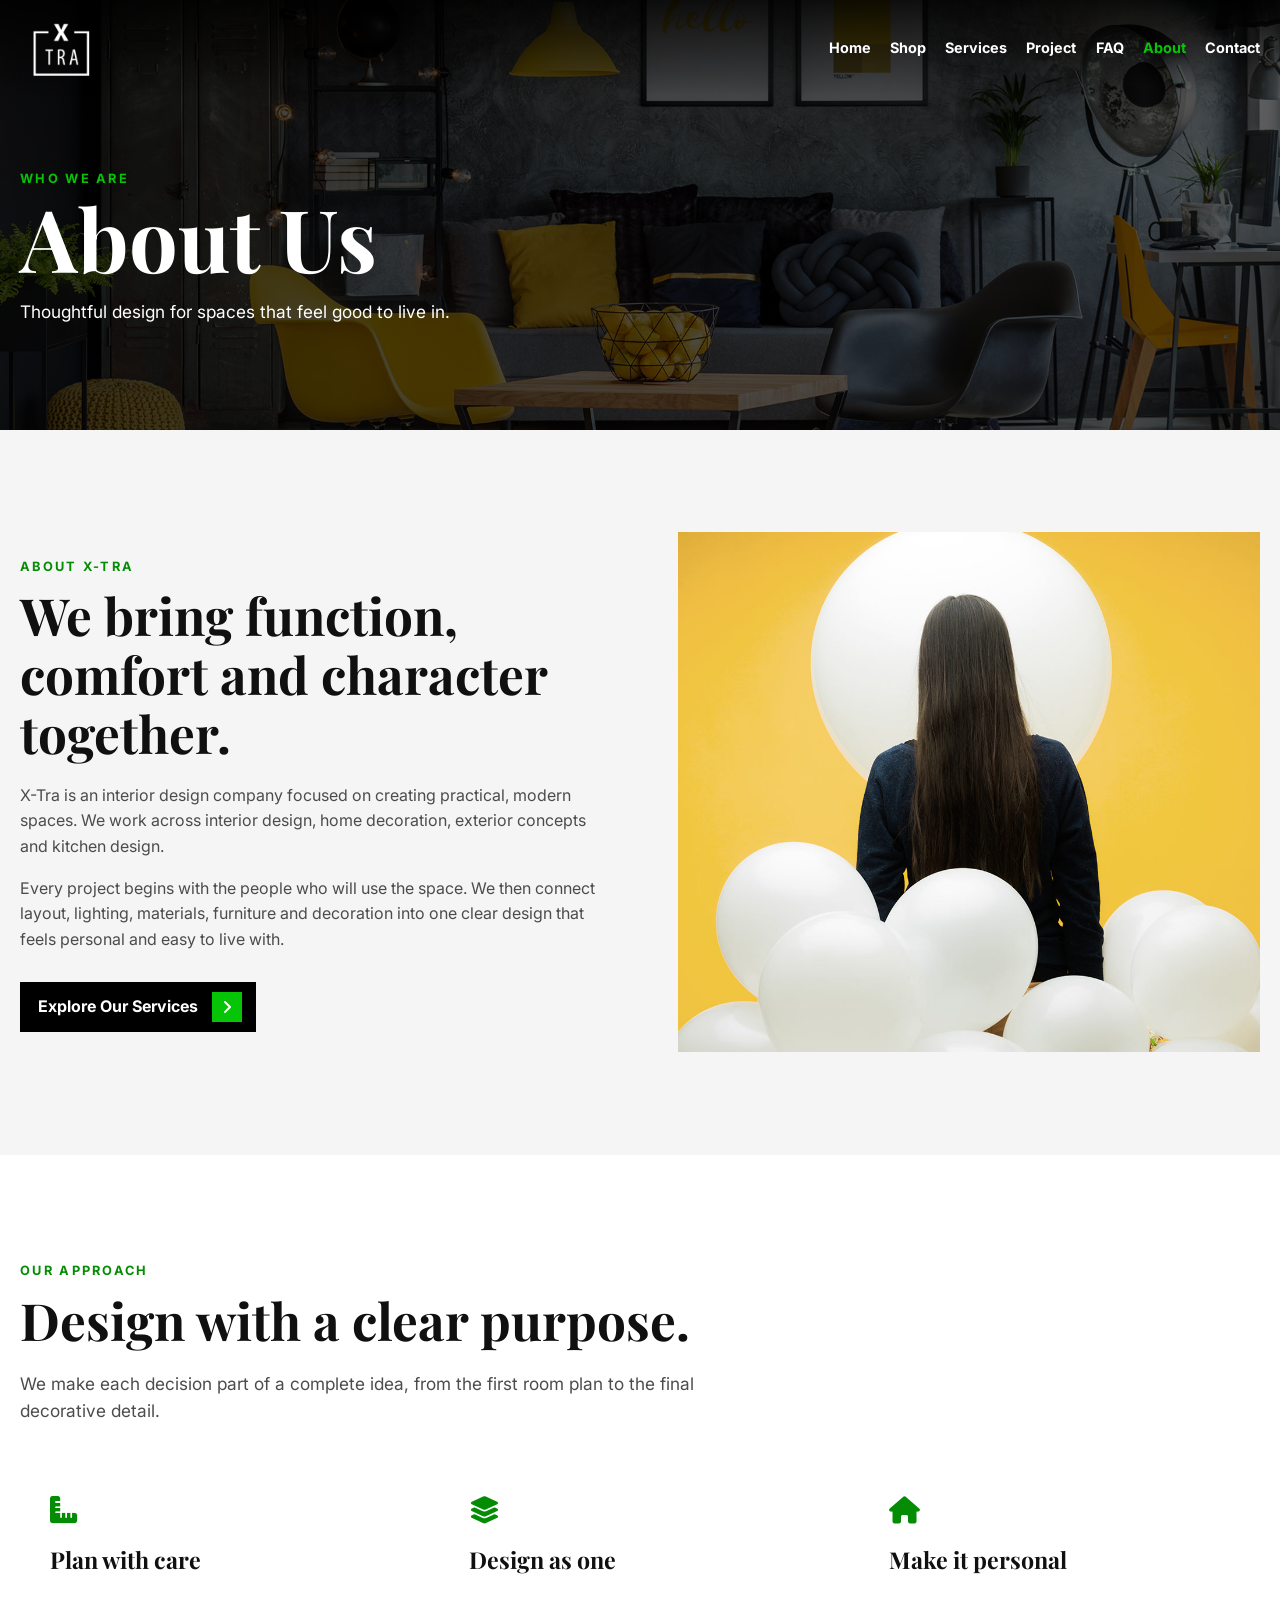
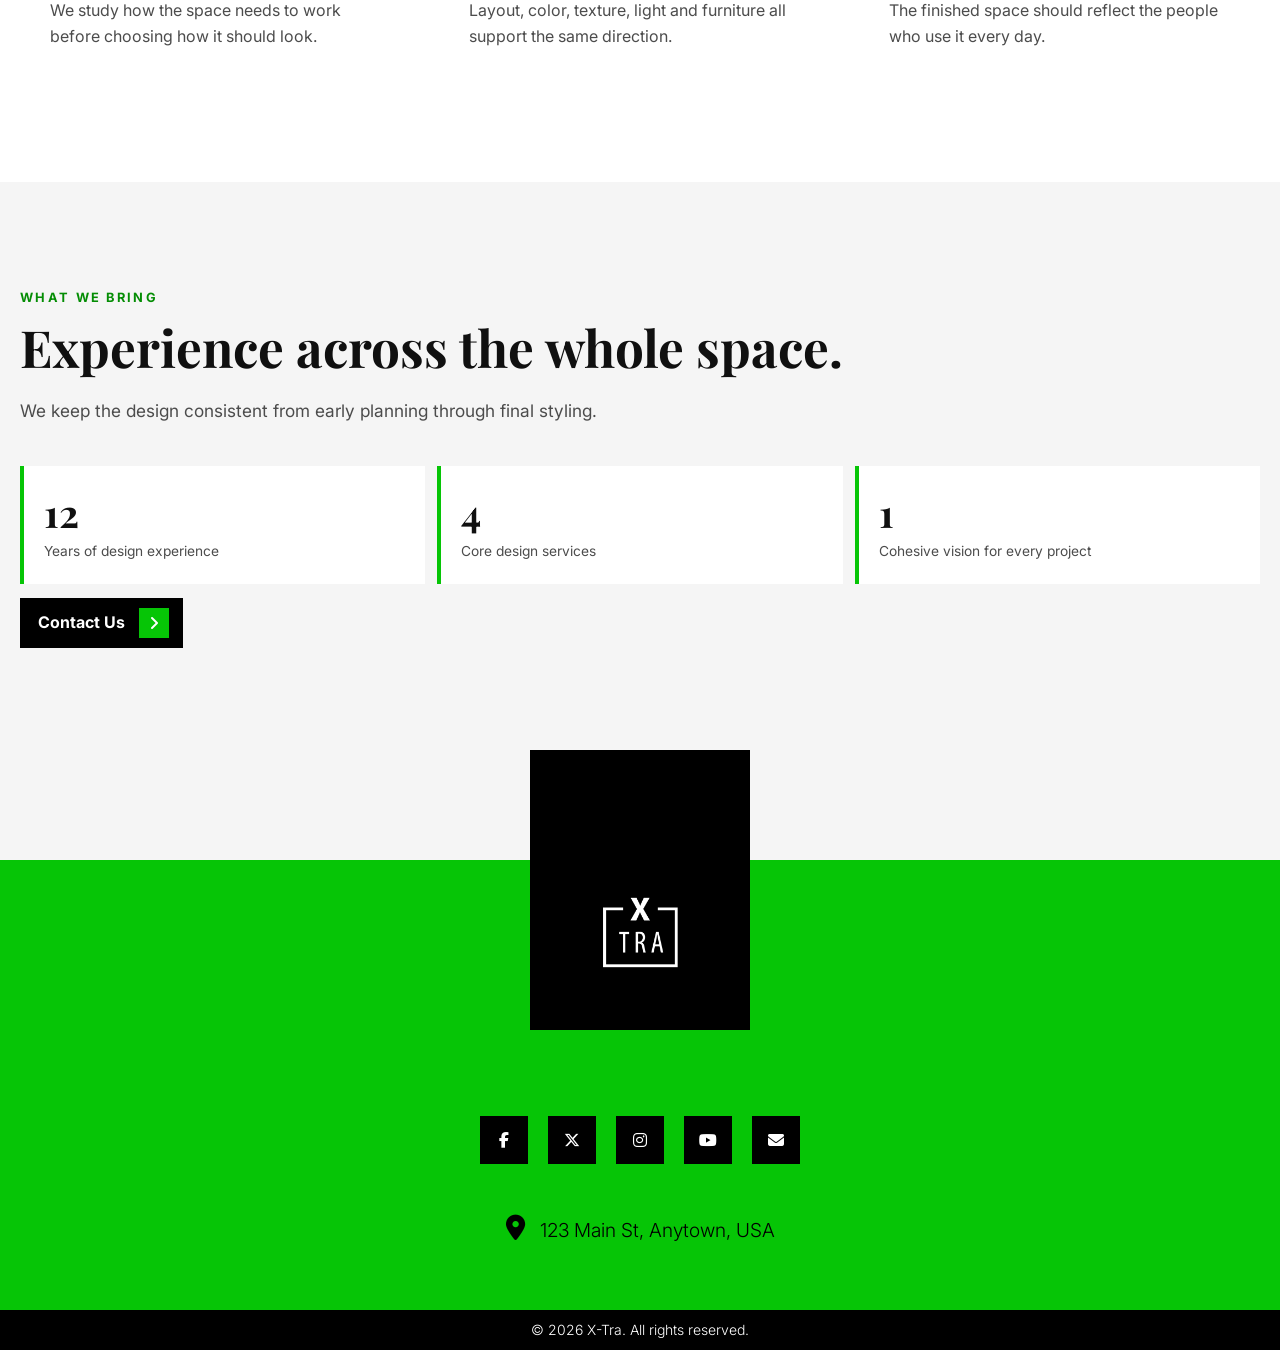
<file: about.html>
<!doctype html>
<html lang="en">

<head>
  <meta charset="utf-8">
  <meta name="viewport" content="width=device-width, initial-scale=1">
  <meta name="description" content="Learn about X-Tra, an interior design company creating practical, modern and personal spaces.">
  <title>About Us | X-Tra</title>
  <link rel="stylesheet" href="css/main.css">
  <link rel="stylesheet" href="css/pages.css">
  <link rel="stylesheet" href="https://cdnjs.cloudflare.com/ajax/libs/font-awesome/6.7.2/css/all.min.css">
  <script src="js/main.js" defer></script>
</head>

<body data-page="about" data-root=""><a class="visually-hidden" href="#main">Skip to content</a><site-header></site-header>
  <main id="main">
    <section class="page-hero">
      <img class="page-hero__image" src="image/page 1.jpg" alt="Contemporary living room">
      <div class="container"><span class="eyebrow">Who we are</span>
        <h1>About Us</h1>
        <p>Thoughtful design for spaces that feel good to live in.</p>
      </div>
    </section>

    <section class="section">
      <div class="container split">
        <div class="split__body"><span class="eyebrow">About X-Tra</span>
          <h2 class="section-title">We bring function, comfort and character together.</h2>
          <p>X-Tra is an interior design company focused on creating practical, modern spaces. We work across interior design, home decoration, exterior concepts and kitchen design.</p>
          <p>Every project begins with the people who will use the space. We then connect layout, lighting, materials, furniture and decoration into one clear design that feels personal and easy to live with.</p>
          <a class="text-link" href="page/services.html">Explore Our Services <span><i class="fa-solid fa-angle-right" aria-hidden="true"></i></span></a>
        </div>
        <div class="split__image"><img src="image/about-us 1.jpg" alt="Creative portrait representing the X-Tra design approach" loading="lazy"></div>
      </div>
    </section>

    <section class="section section--white">
      <div class="container">
        <div class="page-intro"><span class="eyebrow">Our approach</span>
          <h2 class="section-title">Design with a clear purpose.</h2>
          <p class="lead">We make each decision part of a complete idea, from the first room plan to the final decorative detail.</p>
        </div>
        <div class="values-grid">
          <article class="value-card"><i class="fa-solid fa-ruler-combined" aria-hidden="true"></i>
            <h3>Plan with care</h3>
            <p>We study how the space needs to work before choosing how it should look.</p>
          </article>
          <article class="value-card"><i class="fa-solid fa-layer-group" aria-hidden="true"></i>
            <h3>Design as one</h3>
            <p>Layout, color, texture, light and furniture all support the same direction.</p>
          </article>
          <article class="value-card"><i class="fa-solid fa-house" aria-hidden="true"></i>
            <h3>Make it personal</h3>
            <p>The finished space should reflect the people who use it every day.</p>
          </article>
        </div>
      </div>
    </section>

    <section class="section">
      <div class="container">
        <div class="page-intro"><span class="eyebrow">What we bring</span>
          <h2 class="section-title">Experience across the whole space.</h2>
          <p class="lead">We keep the design consistent from early planning through final styling.</p>
        </div>
        <div class="metric-row">
          <div class="metric"><strong>12</strong><span>Years of design experience</span></div>
          <div class="metric"><strong>4</strong><span>Core design services</span></div>
          <div class="metric"><strong>1</strong><span>Cohesive vision for every project</span></div>
        </div>
        <a class="text-link" href="page/contact.html">Contact Us <span><i class="fa-solid fa-angle-right" aria-hidden="true"></i></span></a>
      </div>
    </section>
  </main><site-footer></site-footer>
</body>

</html>
</file>
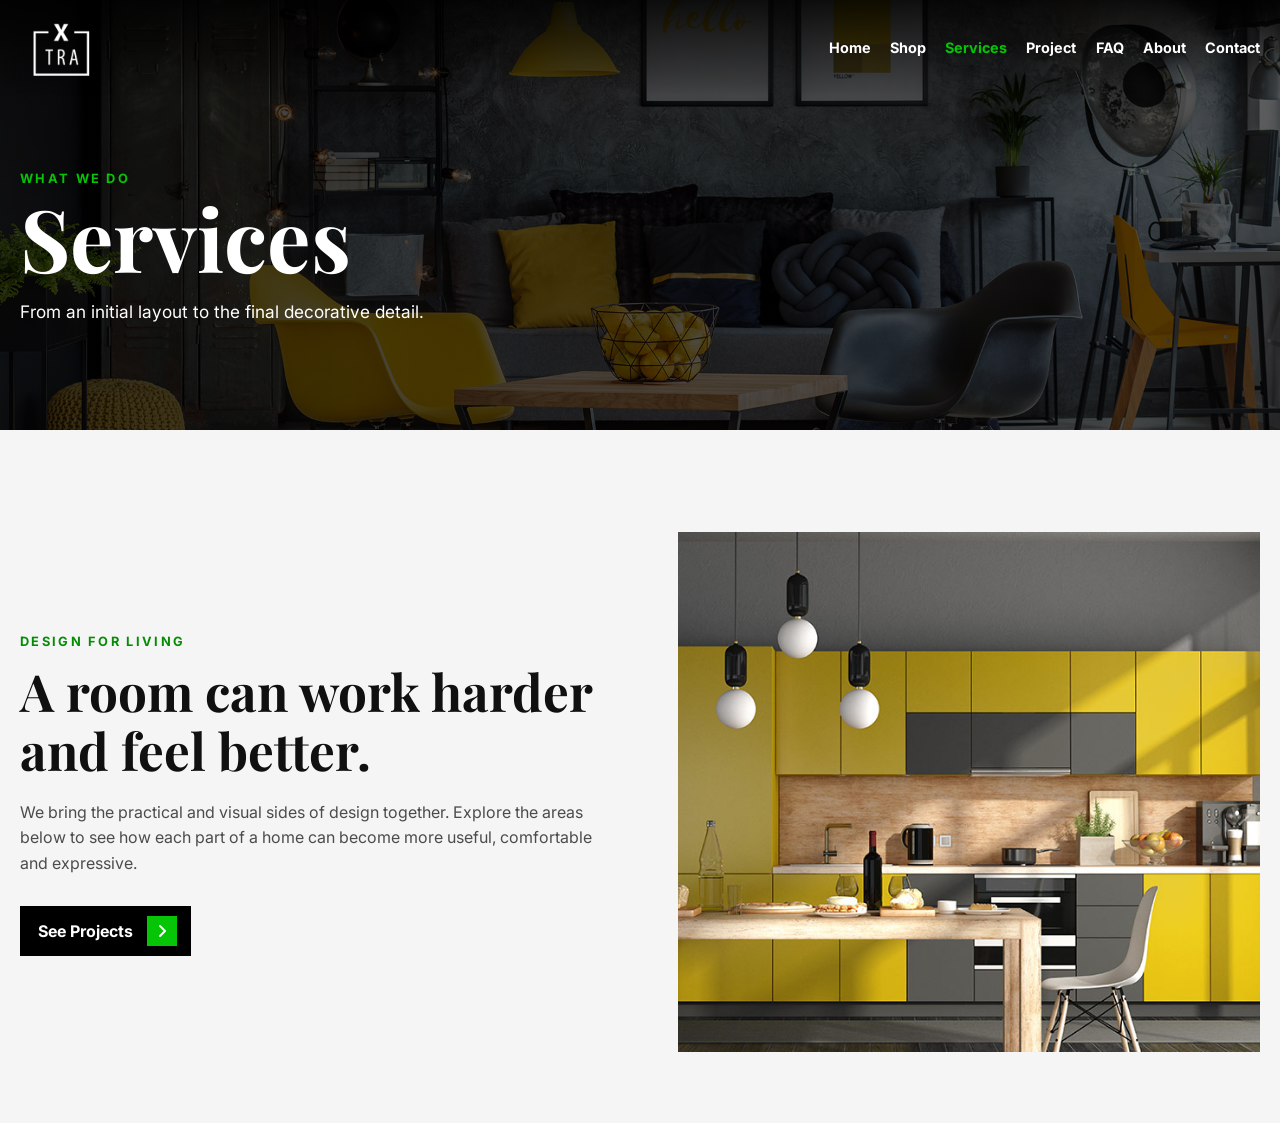
<file: service.html>
<!doctype html><html lang="en"><head><meta charset="utf-8"><meta name="viewport" content="width=device-width, initial-scale=1"><meta http-equiv="refresh" content="0; url=page/services.html"><link rel="canonical" href="page/services.html"><title>Services | X-Tra</title></head><body><p>Services has moved to <a href="page/services.html">the Services page</a>.</p></body></html>
</file>
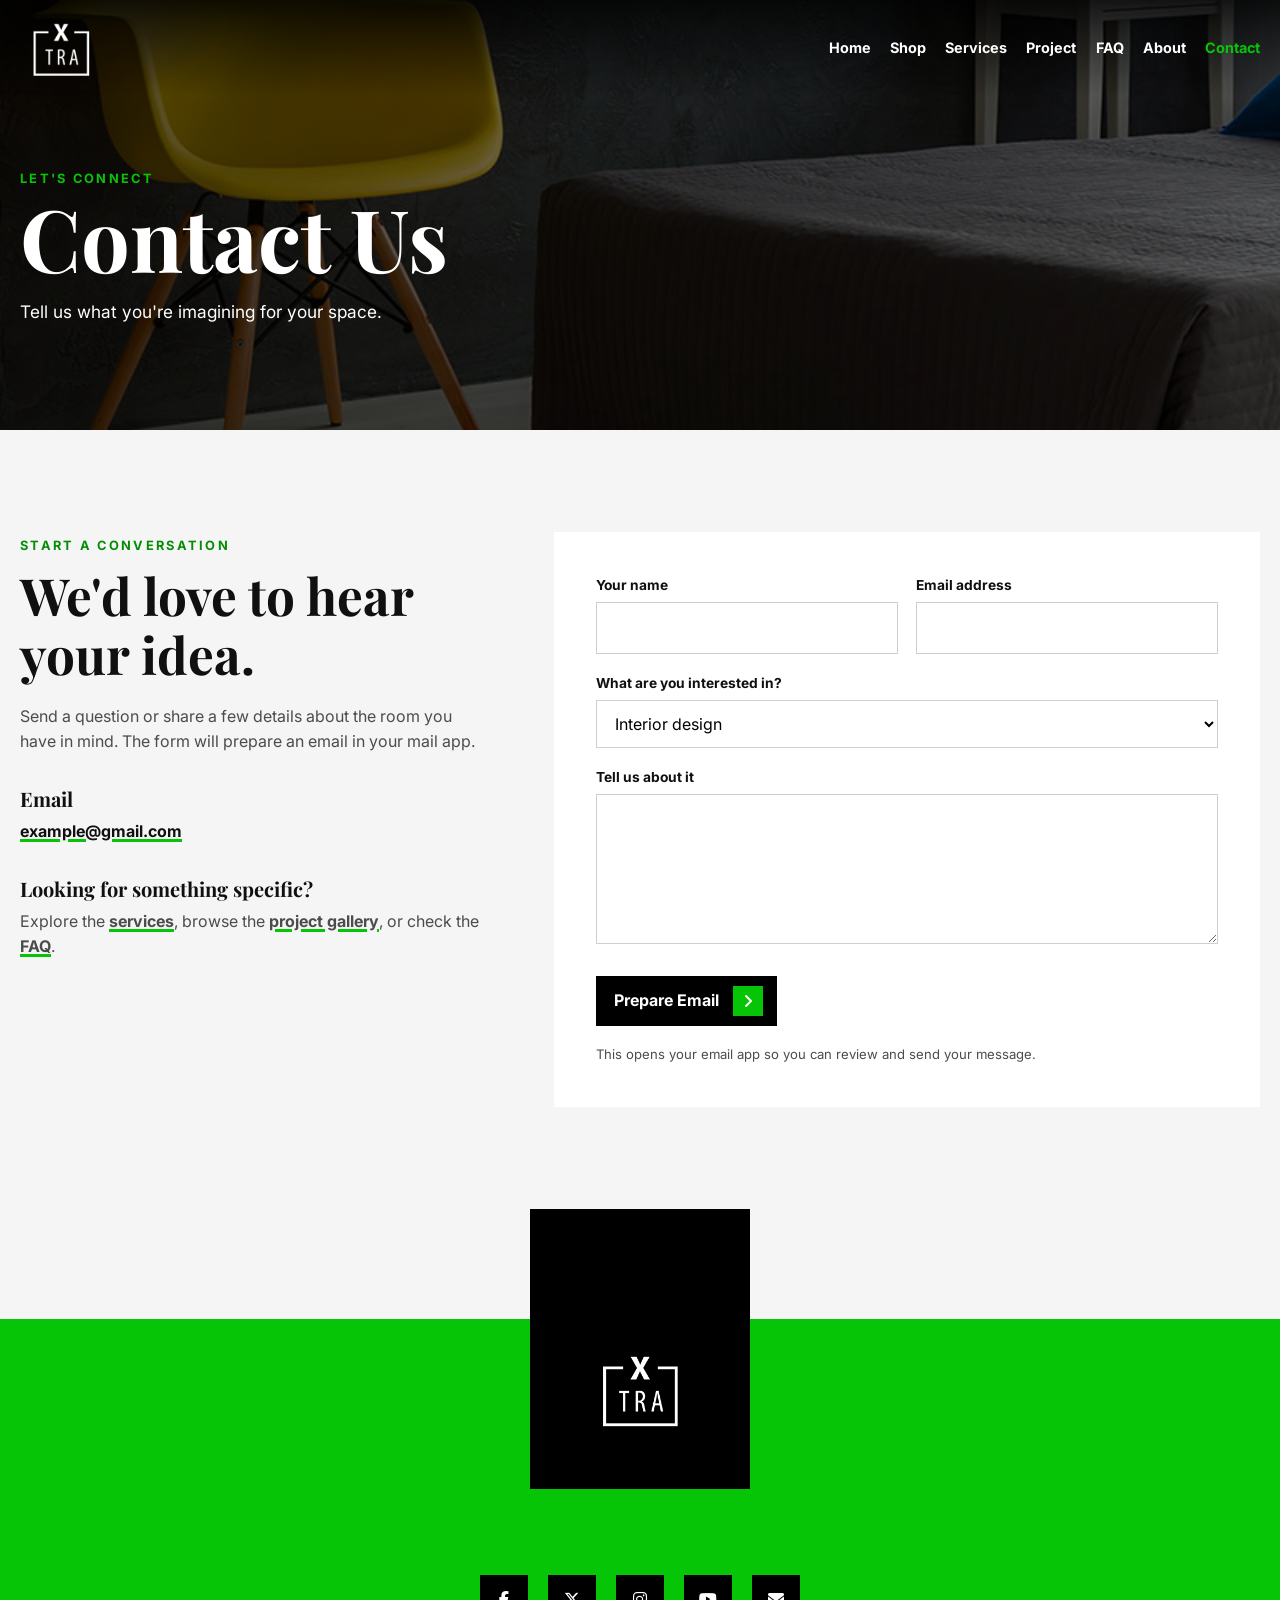
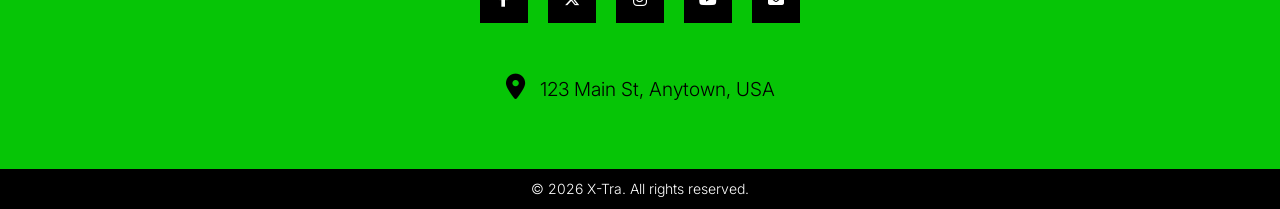
<file: page/contact.html>
<!doctype html>
<html lang="en">

<head>
  <meta charset="utf-8">
  <meta name="viewport" content="width=device-width, initial-scale=1">
  <meta name="description" content="Contact X-Tra to discuss an interior design idea or ask a question.">
  <title>Contact | X-Tra</title>
  <link rel="stylesheet" href="../css/main.css">
  <link rel="stylesheet" href="../css/pages.css">
  <link rel="stylesheet" href="https://cdnjs.cloudflare.com/ajax/libs/font-awesome/6.7.2/css/all.min.css">
  <script src="../js/main.js" defer></script>
</head>

<body data-page="contact" data-root="../"><a class="visually-hidden" href="#main">Skip to
    content</a><site-header></site-header>
  <main id="main">
    <section class="page-hero"><img class="page-hero__image" src="../image/more-infor 01.jpg" alt="Warm designed room">
      <div class="container"><span class="eyebrow">Let's connect</span>
        <h1>Contact Us</h1>
        <p>Tell us what you're imagining for your space.</p>
      </div>
    </section>
    <section class="section">
      <div class="container contact-grid">
        <div><span class="eyebrow">Start a conversation</span>
          <h2 class="section-title">We'd love to hear your idea.</h2>
          <p>Send a question or share a few details about the room you have in mind. The form will prepare an email in
            your mail app.</p>
          <div class="contact-detail">
            <h3>Email</h3><a href="mailto:example@gmail.com">example@gmail.com</a>
          </div>
          <div class="contact-detail">
            <h3>Looking for something specific?</h3>
            <p>Explore the <a href="services.html">services</a>, browse the <a href="project.html">project gallery</a>,
              or check the <a href="faq.html">FAQ</a>.</p>
          </div>
        </div>
        <form class="contact-form" data-contact-form>
          <div class="form-field"><label for="name">Your name</label><input id="name" name="name" type="text"
              autocomplete="name" required></div>
          <div class="form-field"><label for="email">Email address</label><input id="email" name="email" type="email"
              autocomplete="email" required></div>
          <div class="form-field form-field--full"><label for="type">What are you interested in?</label><select
              id="type" name="type">
              <option>Interior design</option>
              <option>Home decoration</option>
              <option>Exterior design</option>
              <option>Kitchen design</option>
              <option>General question</option>
            </select></div>
          <div class="form-field form-field--full"><label for="message">Tell us about it</label><textarea id="message"
              name="message" required></textarea></div>
          <div class="form-field--full"><button class="text-link" type="submit">Prepare Email <span><i
                class="fa-solid fa-angle-right" aria-hidden="true"></i></span></button></div>
          <p class="form-note" data-form-status aria-live="polite">This opens your email app so you can review and send
            your message.</p>
        </form>
      </div>
    </section>
  </main><site-footer></site-footer>
</body>

</html>
</file>
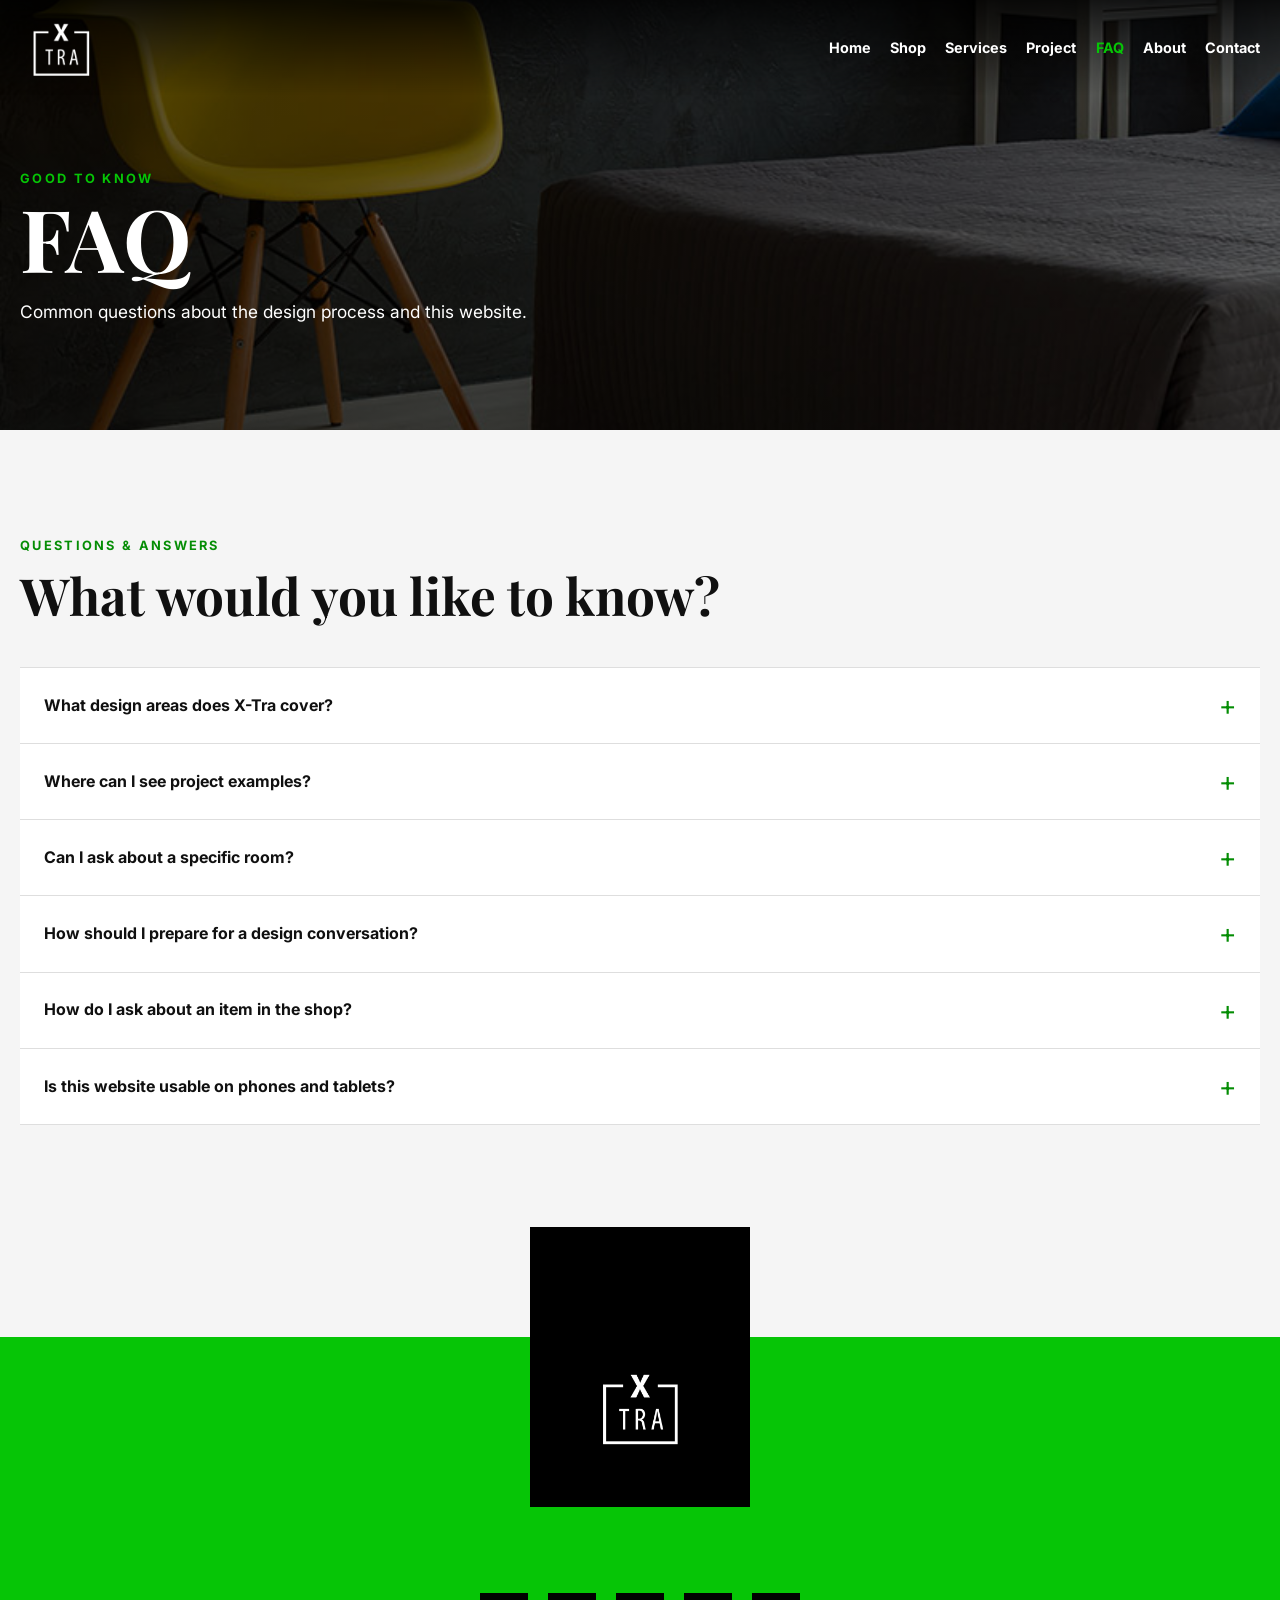
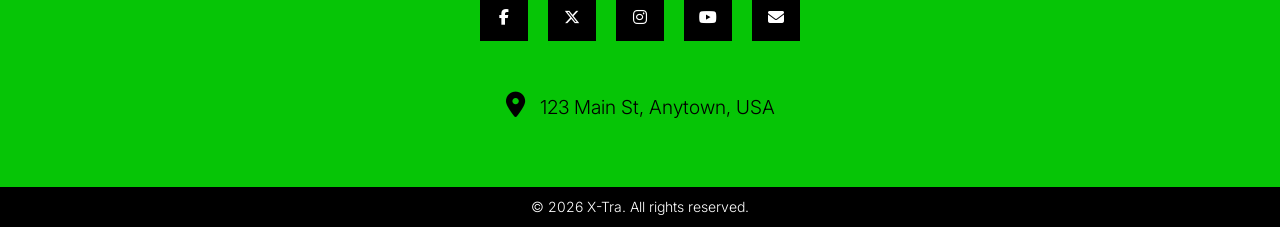
<file: page/faq.html>
<!doctype html>
<html lang="en">

<head>
  <meta charset="utf-8">
  <meta name="viewport" content="width=device-width, initial-scale=1">
  <meta name="description" content="Answers to common questions about X-Tra design services and projects.">
  <title>FAQ | X-Tra</title>
  <link rel="stylesheet" href="../css/main.css">
  <link rel="stylesheet" href="../css/pages.css">
  <link rel="stylesheet" href="https://cdnjs.cloudflare.com/ajax/libs/font-awesome/6.7.2/css/all.min.css">
  <script src="../js/main.js" defer></script>
</head>

<body data-page="faq" data-root="../"><a class="visually-hidden" href="#main">Skip to
    content</a><site-header></site-header>
  <main id="main">
    <section class="page-hero"><img class="page-hero__image" src="../image/work-04.jpg" alt="Interior design detail">
      <div class="container"><span class="eyebrow">Good to know</span>
        <h1>FAQ</h1>
        <p>Common questions about the design process and this website.</p>
      </div>
    </section>
    <section class="section">
      <div class="container">
        <div class="page-intro"><span class="eyebrow">Questions &amp; answers</span>
          <h2 class="section-title">What would you like to know?</h2>
        </div>
        <div class="faq-list">
          <details>
            <summary>What design areas does X-Tra cover?</summary>
            <p>The site explores interior design, home decoration, exterior design and kitchen design. You can see an
              overview on the <a href="services.html">Services page</a>.</p>
          </details>
          <details>
            <summary>Where can I see project examples?</summary>
            <p>The <a href="project.html">Project page</a> collects the images and design directions featured throughout
              this website. You can filter the gallery by interiors, kitchens and details.</p>
          </details>
          <details>
            <summary>Can I ask about a specific room?</summary>
            <p>Yes. Use the <a href="contact.html">Contact page</a> to describe the room, what you want to change and
              any ideas you already have.</p>
          </details>
          <details>
            <summary>How should I prepare for a design conversation?</summary>
            <p>A few photos, rough measurements and examples of styles you like are a great start. It also helps to
              explain how you use the space every day.</p>
          </details>
          <details>
            <summary>How do I ask about an item in the shop?</summary>
            <p>The <a href="shop.html">Shop page</a> shows decorative ideas from the original room scene. Use its email
              enquiry links to ask about a particular item; checkout is not available on this static site.</p>
          </details>
          <details>
            <summary>Is this website usable on phones and tablets?</summary>
            <p>Yes. The navigation, gallery, cards and forms adapt to smaller screens, and the menu can be used with a
              keyboard.</p>
          </details>
        </div>
      </div>
    </section>
  </main><site-footer></site-footer>
</body>

</html>
</file>
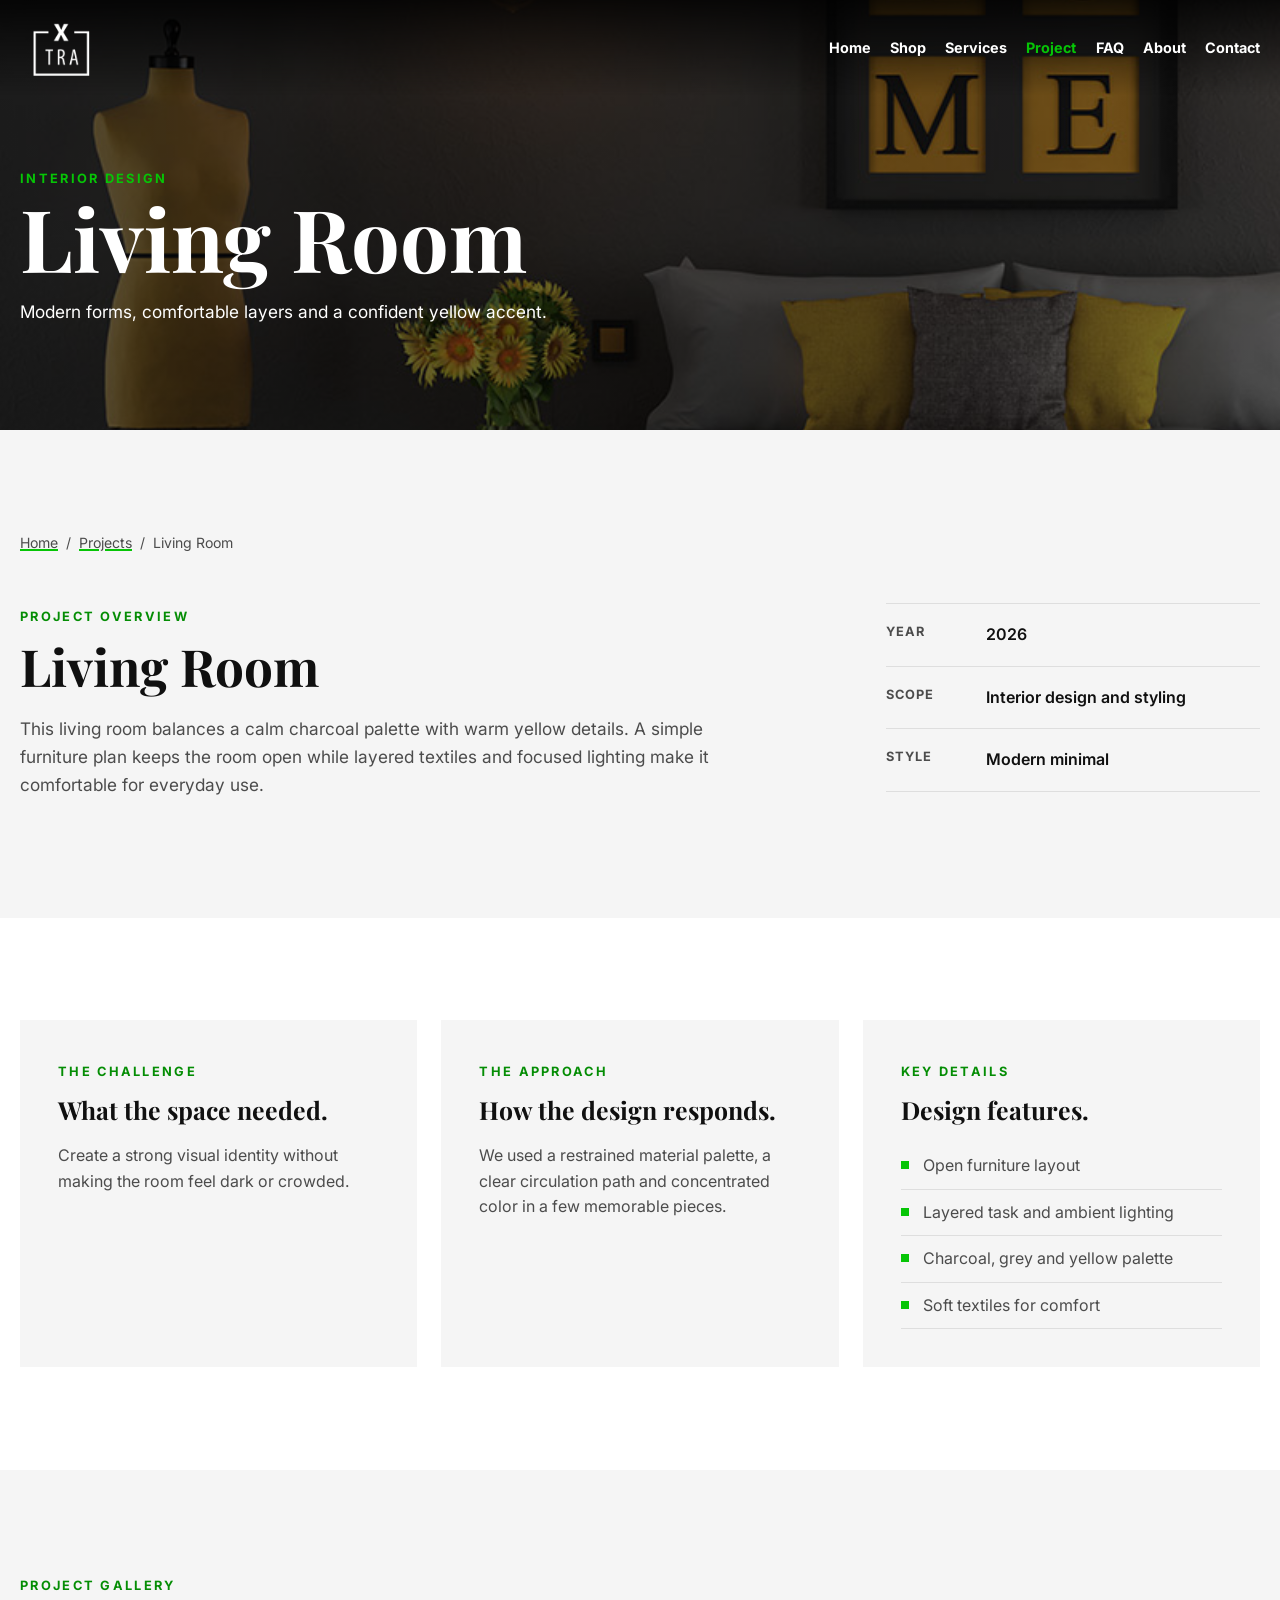
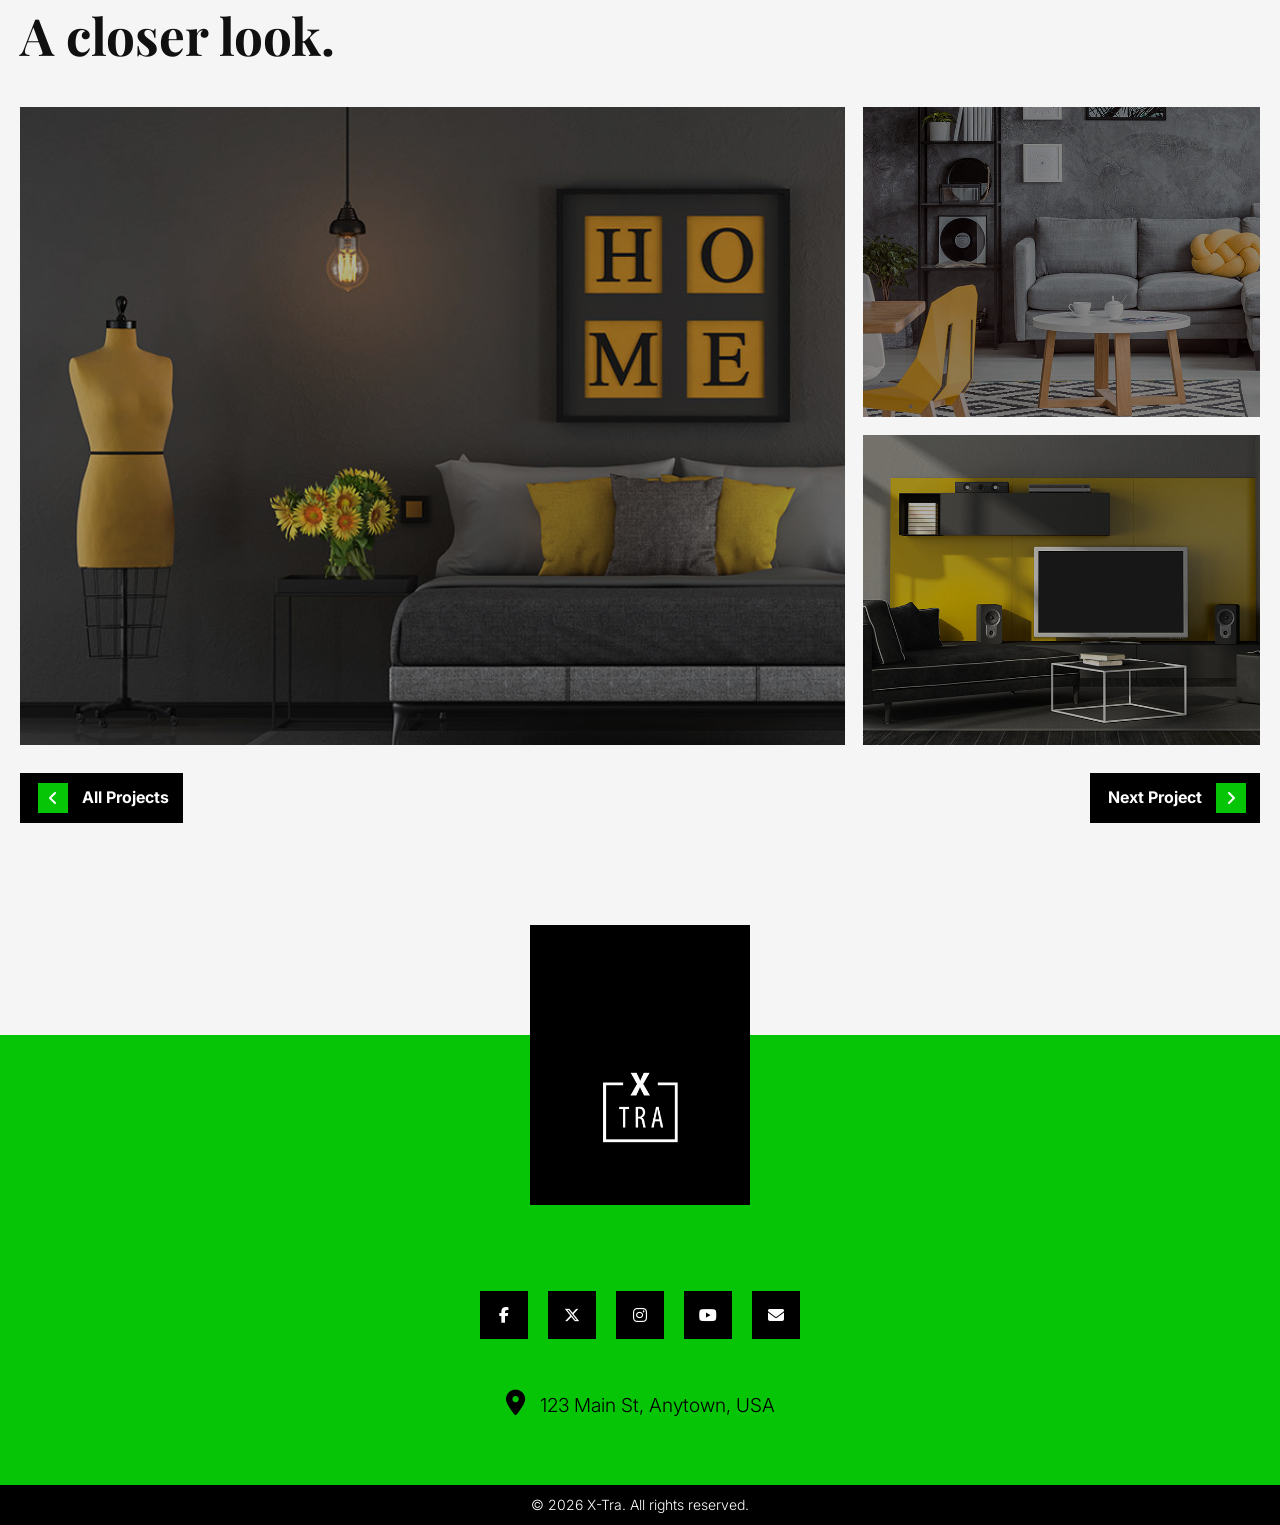
<file: page/project-detail.html>
<!doctype html>
<html lang="en">

<head>
  <meta charset="utf-8">
  <meta name="viewport" content="width=device-width, initial-scale=1">
  <meta name="description" content="Explore an X-Tra interior design project.">
  <title>Project | X-Tra</title>
  <link rel="stylesheet" href="../css/main.css">
  <link rel="stylesheet" href="../css/pages.css">
  <link rel="stylesheet" href="https://cdnjs.cloudflare.com/ajax/libs/font-awesome/6.7.2/css/all.min.css">
  <script src="../js/main.js" defer></script>
  <script src="../js/project-detail.js" defer></script>
</head>

<body data-page="project" data-root="../"><a class="visually-hidden" href="#main">Skip to content</a><site-header></site-header>
  <main id="main">
    <div class="project-loading" data-project-loading role="status">Loading project…</div>

    <div data-project-content hidden>
      <section class="page-hero project-detail-hero">
        <img class="page-hero__image" data-project-image src="" alt="">
        <div class="container"><span class="eyebrow" data-project-category></span>
          <h1 data-project-title></h1>
          <p data-project-tagline></p>
        </div>
      </section>

      <section class="section">
        <div class="container">
          <nav class="breadcrumb" aria-label="Breadcrumb"><a href="../index.html">Home</a><span aria-hidden="true">/</span><a href="project.html">Projects</a><span aria-hidden="true">/</span><span data-breadcrumb-current></span></nav>
          <div class="project-detail-intro">
            <div><span class="eyebrow">Project overview</span>
              <h2 class="section-title" data-project-heading></h2>
              <p class="lead" data-project-description></p>
            </div>
            <dl class="project-facts">
              <div><dt>Year</dt><dd data-project-year></dd></div>
              <div><dt>Scope</dt><dd data-project-scope></dd></div>
              <div><dt>Style</dt><dd data-project-style></dd></div>
            </dl>
          </div>
        </div>
      </section>

      <section class="section section--white">
        <div class="container project-story-grid">
          <article><span class="eyebrow">The challenge</span><h2>What the space needed.</h2><p data-project-challenge></p></article>
          <article><span class="eyebrow">The approach</span><h2>How the design responds.</h2><p data-project-solution></p></article>
          <article class="project-features"><span class="eyebrow">Key details</span><h2>Design features.</h2><ul data-project-features></ul></article>
        </div>
      </section>

      <section class="section">
        <div class="container">
          <div class="page-intro"><span class="eyebrow">Project gallery</span><h2 class="section-title">A closer look.</h2></div>
          <div class="project-detail-gallery" data-project-gallery></div>
          <div class="project-detail-nav"><a class="text-link" href="project.html"><span><i class="fa-solid fa-angle-left" aria-hidden="true"></i></span> All Projects</a><a class="text-link" data-next-project href="">Next Project <span><i class="fa-solid fa-angle-right" aria-hidden="true"></i></span></a></div>
        </div>
      </section>
    </div>

    <section class="section project-error" data-project-error hidden>
      <div class="container"><span class="eyebrow">Project unavailable</span><h1 class="section-title">We couldn’t load this project.</h1><p data-project-error-message>Please return to the project gallery and choose another project.</p><a class="text-link" href="project.html">Back to Projects <span><i class="fa-solid fa-angle-right" aria-hidden="true"></i></span></a></div>
    </section>
  </main><site-footer></site-footer>
</body>

</html>
</file>
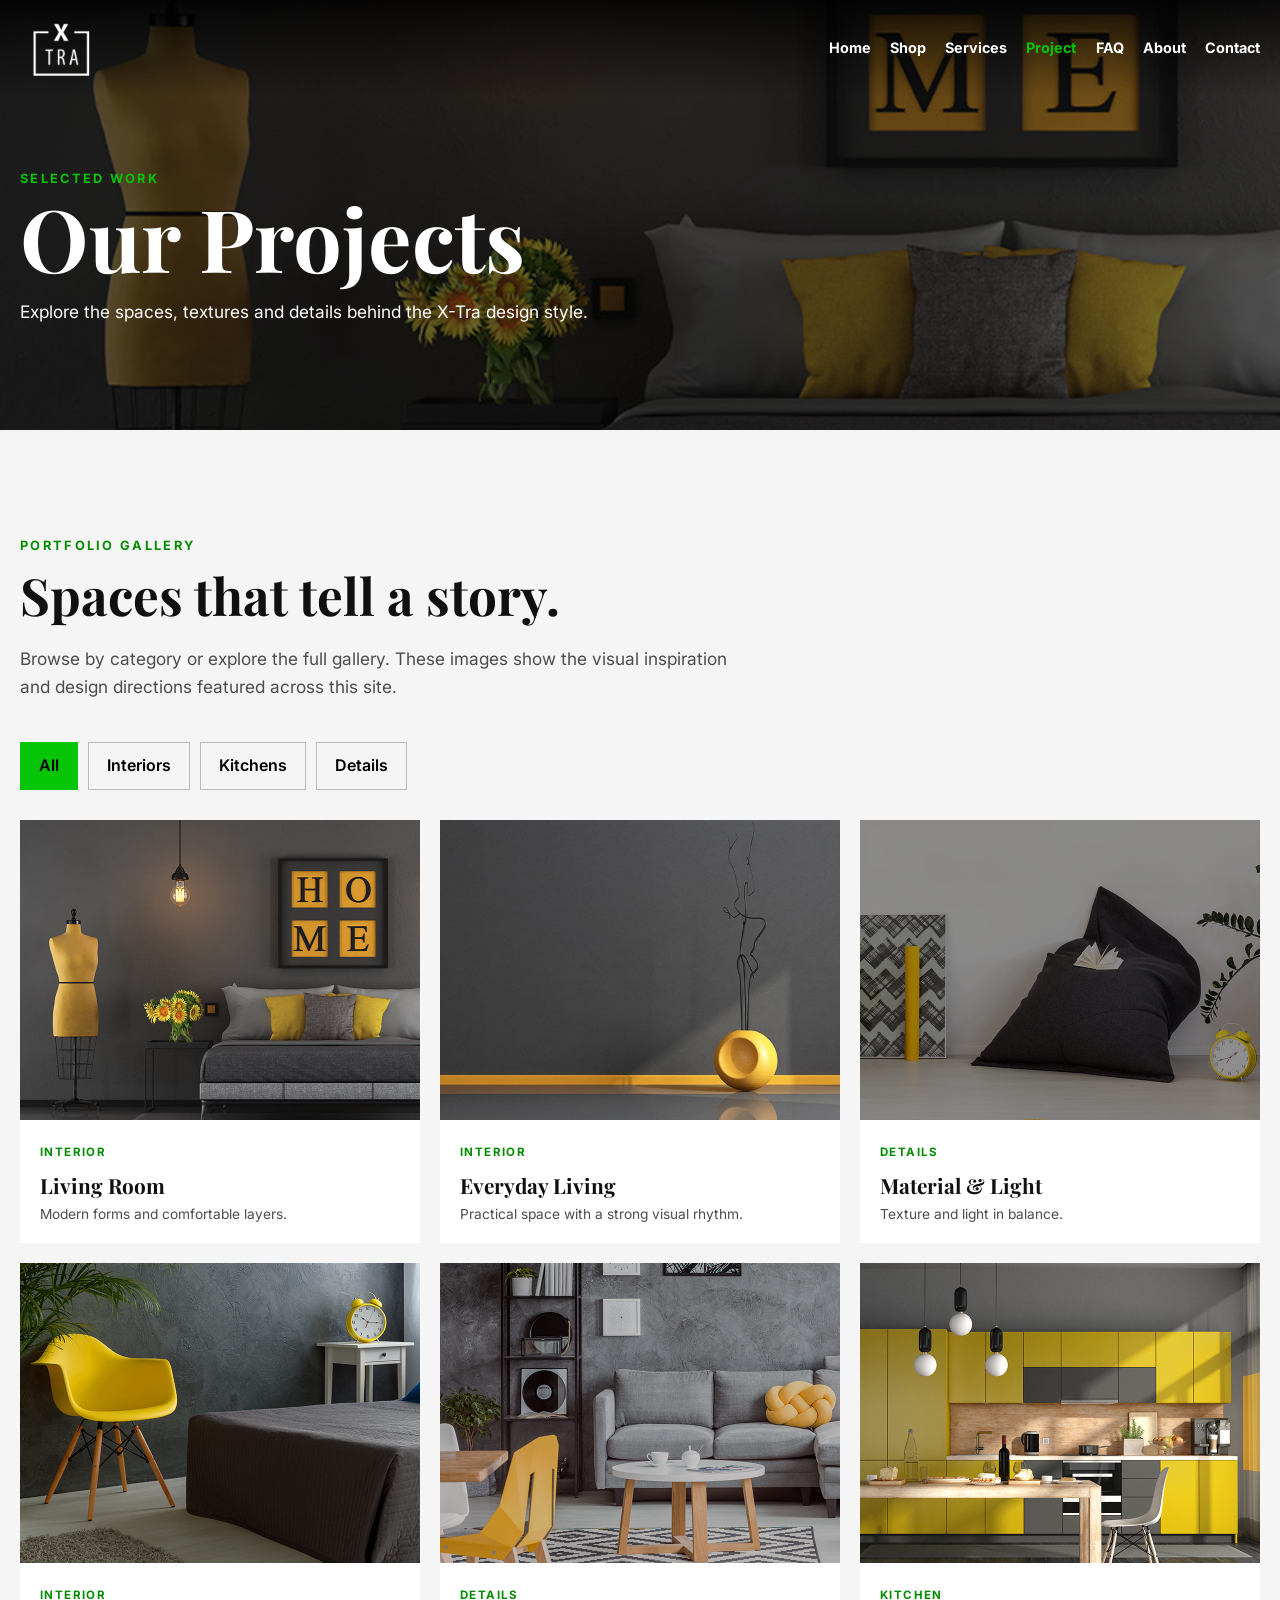
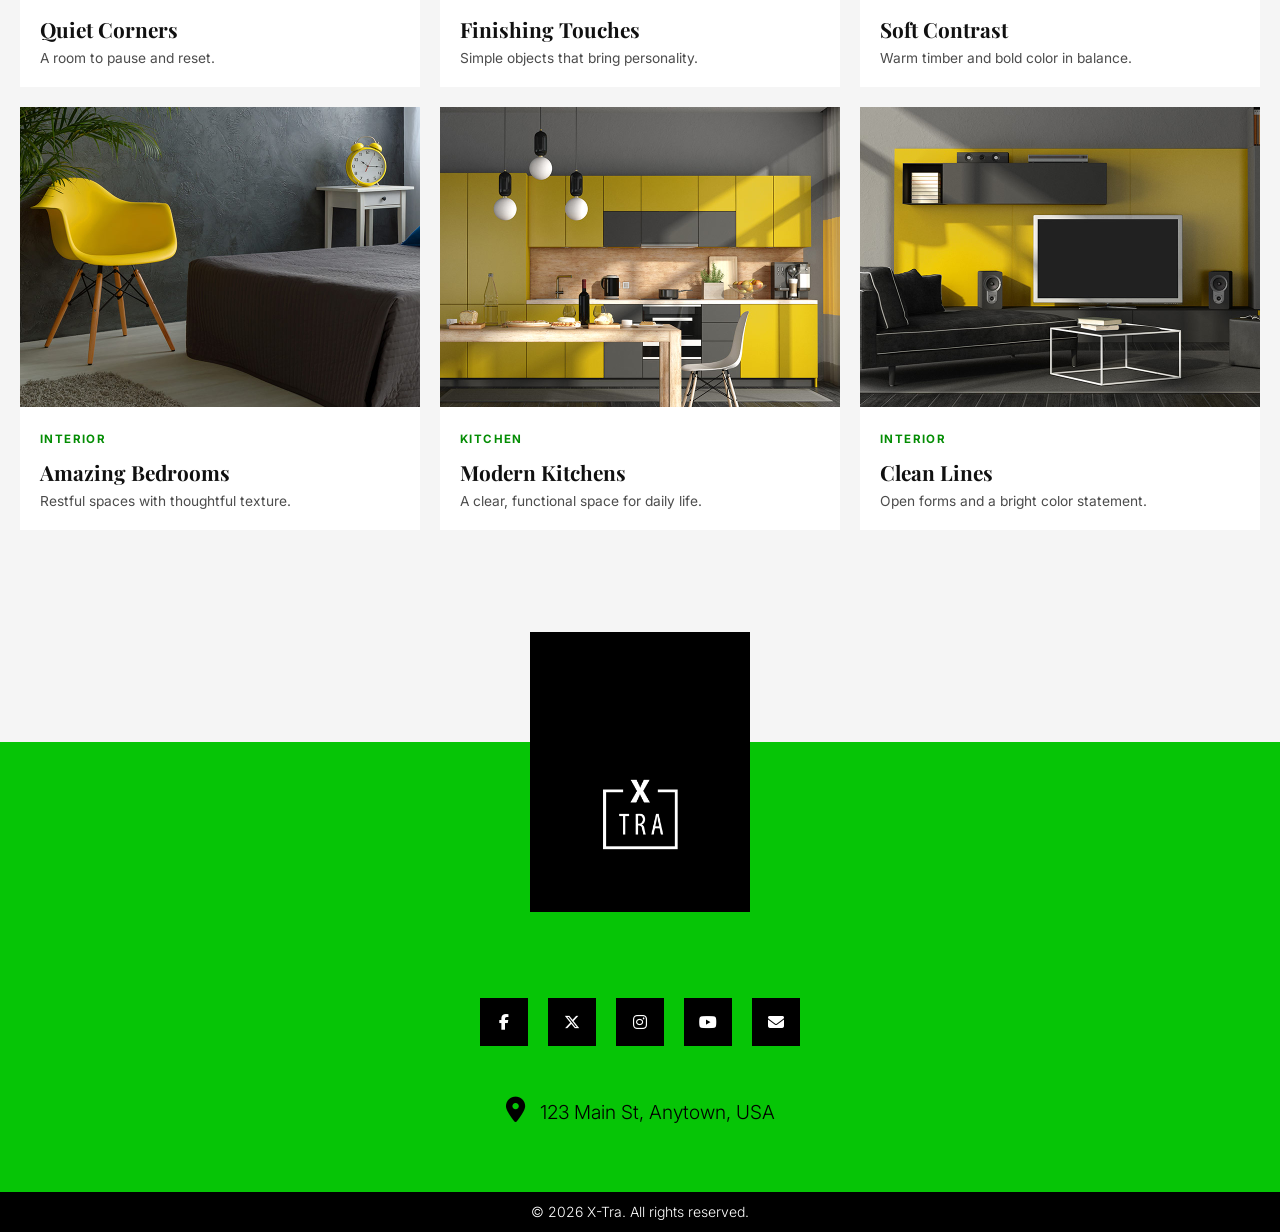
<file: page/project.html>
<!doctype html>
<html lang="en">

<head>
  <meta charset="utf-8">
  <meta name="viewport" content="width=device-width, initial-scale=1">
  <meta name="description" content="Browse X-Tra's gallery of modern interiors, kitchens and design details.">
  <title>Project | X-Tra</title>
  <link rel="stylesheet" href="../css/main.css">
  <link rel="stylesheet" href="../css/pages.css">
  <link rel="stylesheet" href="https://cdnjs.cloudflare.com/ajax/libs/font-awesome/6.7.2/css/all.min.css">
  <script src="../js/main.js" defer></script>
</head>

<body data-page="project" data-root="../"><a class="visually-hidden" href="#main">Skip to
    content</a><site-header></site-header>
  <main id="main">
    <section class="page-hero"><img class="page-hero__image" src="../image/work-01.jpg" alt="Designed interior">
      <div class="container"><span class="eyebrow">Selected work</span>
        <h1>Our Projects</h1>
        <p>Explore the spaces, textures and details behind the X-Tra design style.</p>
      </div>
    </section>
    <section class="section">
      <div class="container">
        <div class="page-intro"><span class="eyebrow">Portfolio gallery</span>
          <h2 class="section-title">Spaces that tell a story.</h2>
          <p class="lead">Browse by category or explore the full gallery. These images show the visual inspiration and
            design directions featured across this site.</p>
        </div>
        <div class="filter-bar" role="group" aria-label="Filter projects"><button type="button" class="is-active"
            data-filter="all" aria-pressed="true">All</button><button type="button" data-filter="interior"
            aria-pressed="false">Interiors</button><button type="button" data-filter="kitchen"
            aria-pressed="false">Kitchens</button><button type="button" data-filter="details"
            aria-pressed="false">Details</button></div>
        <div class="project-grid">
          <a class="project-card-link" href="project-detail.html?project=living-room" data-category="interior">
            <figure class="project-card"><img src="../image/work-01.jpg" alt="Contemporary living room" loading="lazy">
              <figcaption><span class="tag">Interior</span><h3>Living Room</h3><p>Modern forms and comfortable layers.</p></figcaption>
            </figure>
          </a>
          <a class="project-card-link" href="project-detail.html?project=everyday-living" data-category="interior">
            <figure class="project-card"><img src="../image/work-02.jpg" alt="Minimal interior styling with a yellow sculptural vase" loading="lazy">
              <figcaption><span class="tag">Interior</span><h3>Everyday Living</h3><p>Practical space with a strong visual rhythm.</p></figcaption>
            </figure>
          </a>
          <a class="project-card-link" href="project-detail.html?project=material-and-light" data-category="details">
            <figure class="project-card"><img src="../image/work-03.jpg" alt="Relaxed reading corner with layered interior details" loading="lazy">
              <figcaption><span class="tag">Details</span><h3>Material &amp; Light</h3><p>Texture and light in balance.</p></figcaption>
            </figure>
          </a>
          <a class="project-card-link" href="project-detail.html?project=quiet-corners" data-category="interior">
            <figure class="project-card"><img src="../image/work-04.jpg" alt="Bedroom corner with a yellow chair" loading="lazy">
              <figcaption><span class="tag">Interior</span><h3>Quiet Corners</h3><p>A room to pause and reset.</p></figcaption>
            </figure>
          </a>
          <a class="project-card-link" href="project-detail.html?project=finishing-touches" data-category="details">
            <figure class="project-card"><img src="../image/work-05.jpg" alt="Living area with decorative shelving and yellow accents" loading="lazy">
              <figcaption><span class="tag">Details</span><h3>Finishing Touches</h3><p>Simple objects that bring personality.</p></figcaption>
            </figure>
          </a>
          <a class="project-card-link" href="project-detail.html?project=soft-contrast" data-category="kitchen">
            <figure class="project-card"><img src="../image/work-06.jpg" alt="Yellow and charcoal modern kitchen" loading="lazy">
              <figcaption><span class="tag">Kitchen</span><h3>Soft Contrast</h3><p>Warm timber and bold color in balance.</p></figcaption>
            </figure>
          </a>
          <a class="project-card-link" href="project-detail.html?project=amazing-bedrooms" data-category="interior">
            <figure class="project-card"><img src="../image/more-infor 01.jpg" alt="Bedroom interior" loading="lazy">
              <figcaption><span class="tag">Interior</span><h3>Amazing Bedrooms</h3><p>Restful spaces with thoughtful texture.</p></figcaption>
            </figure>
          </a>
          <a class="project-card-link" href="project-detail.html?project=modern-kitchens" data-category="kitchen">
            <figure class="project-card"><img src="../image/more-infor 02.jpg" alt="Modern kitchen" loading="lazy">
              <figcaption><span class="tag">Kitchen</span><h3>Modern Kitchens</h3><p>A clear, functional space for daily life.</p></figcaption>
            </figure>
          </a>
          <a class="project-card-link" href="project-detail.html?project=clean-lines" data-category="interior">
            <figure class="project-card"><img src="../image/work-08.jpg" alt="Modern living room with a yellow wall" loading="lazy">
              <figcaption><span class="tag">Interior</span><h3>Clean Lines</h3><p>Open forms and a bright color statement.</p></figcaption>
            </figure>
          </a>
        </div>
      </div>
    </section>
  </main><site-footer></site-footer>
</body>

</html>
</file>
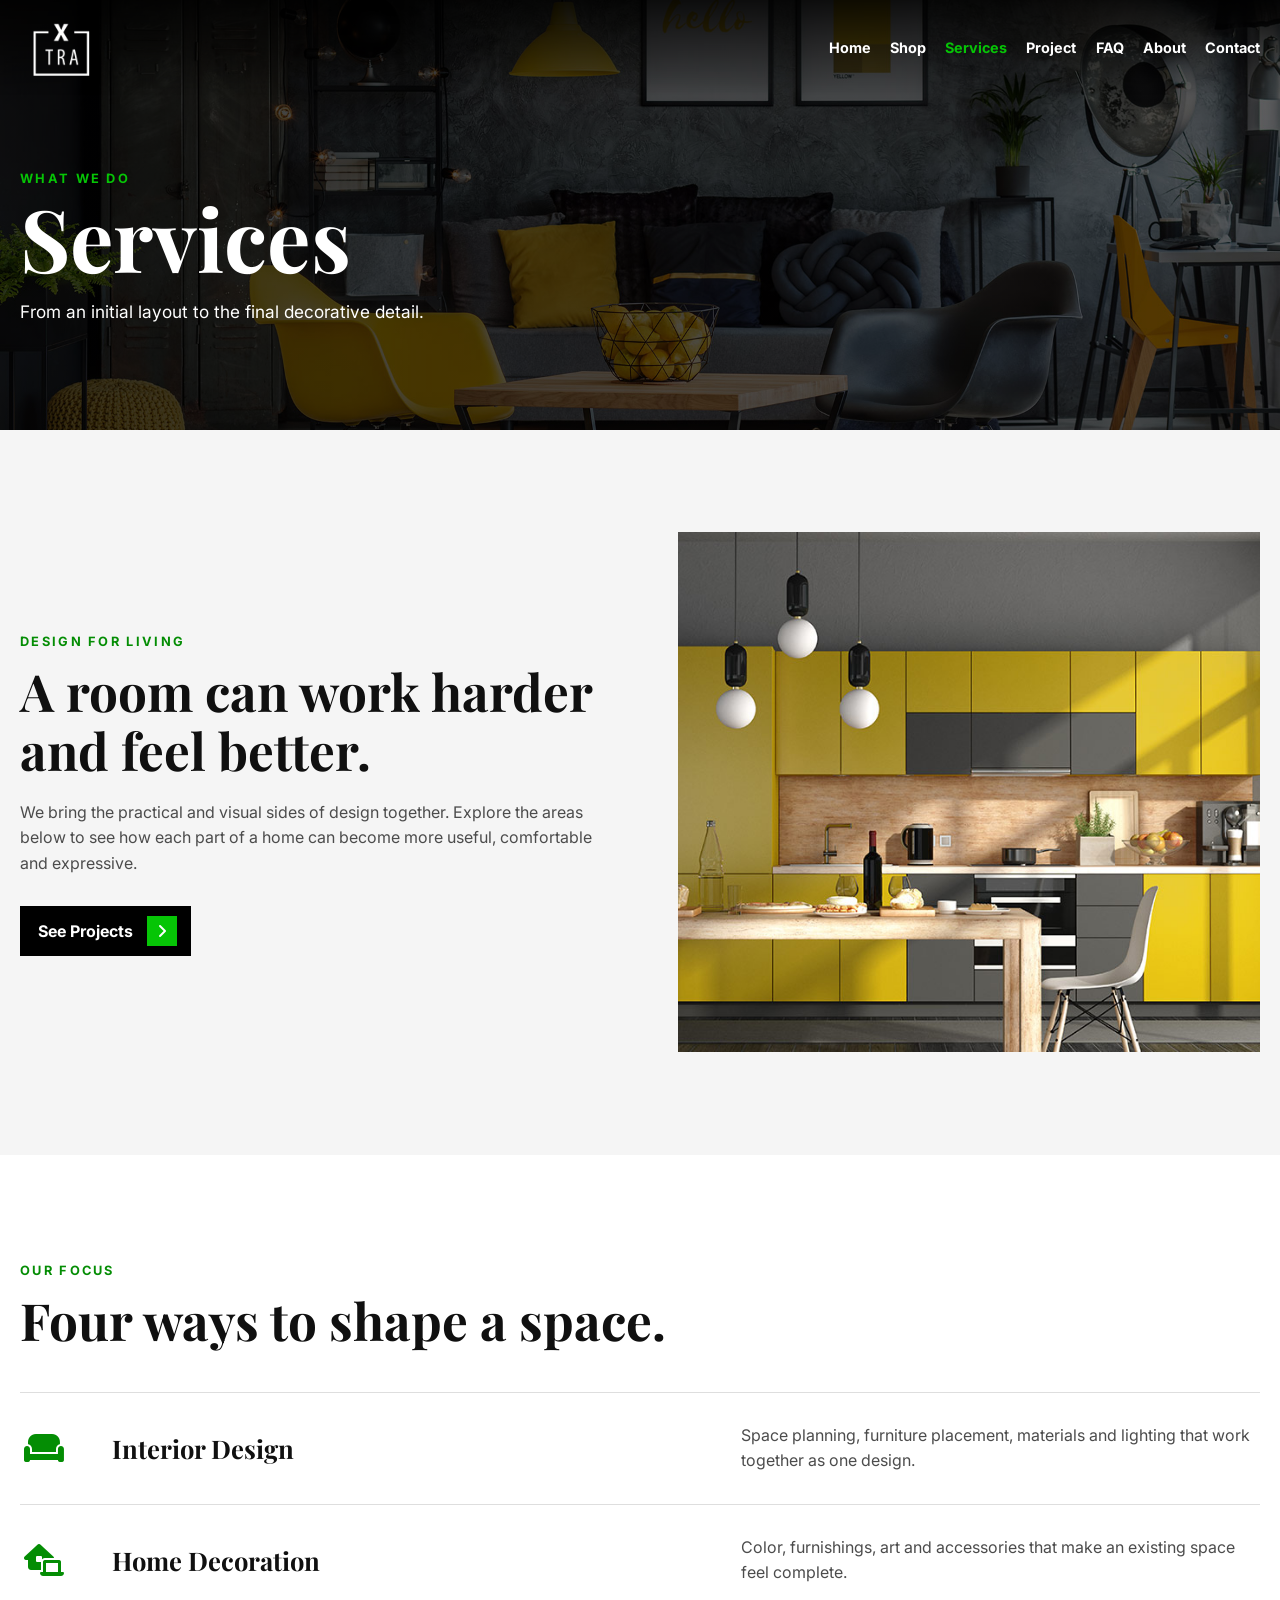
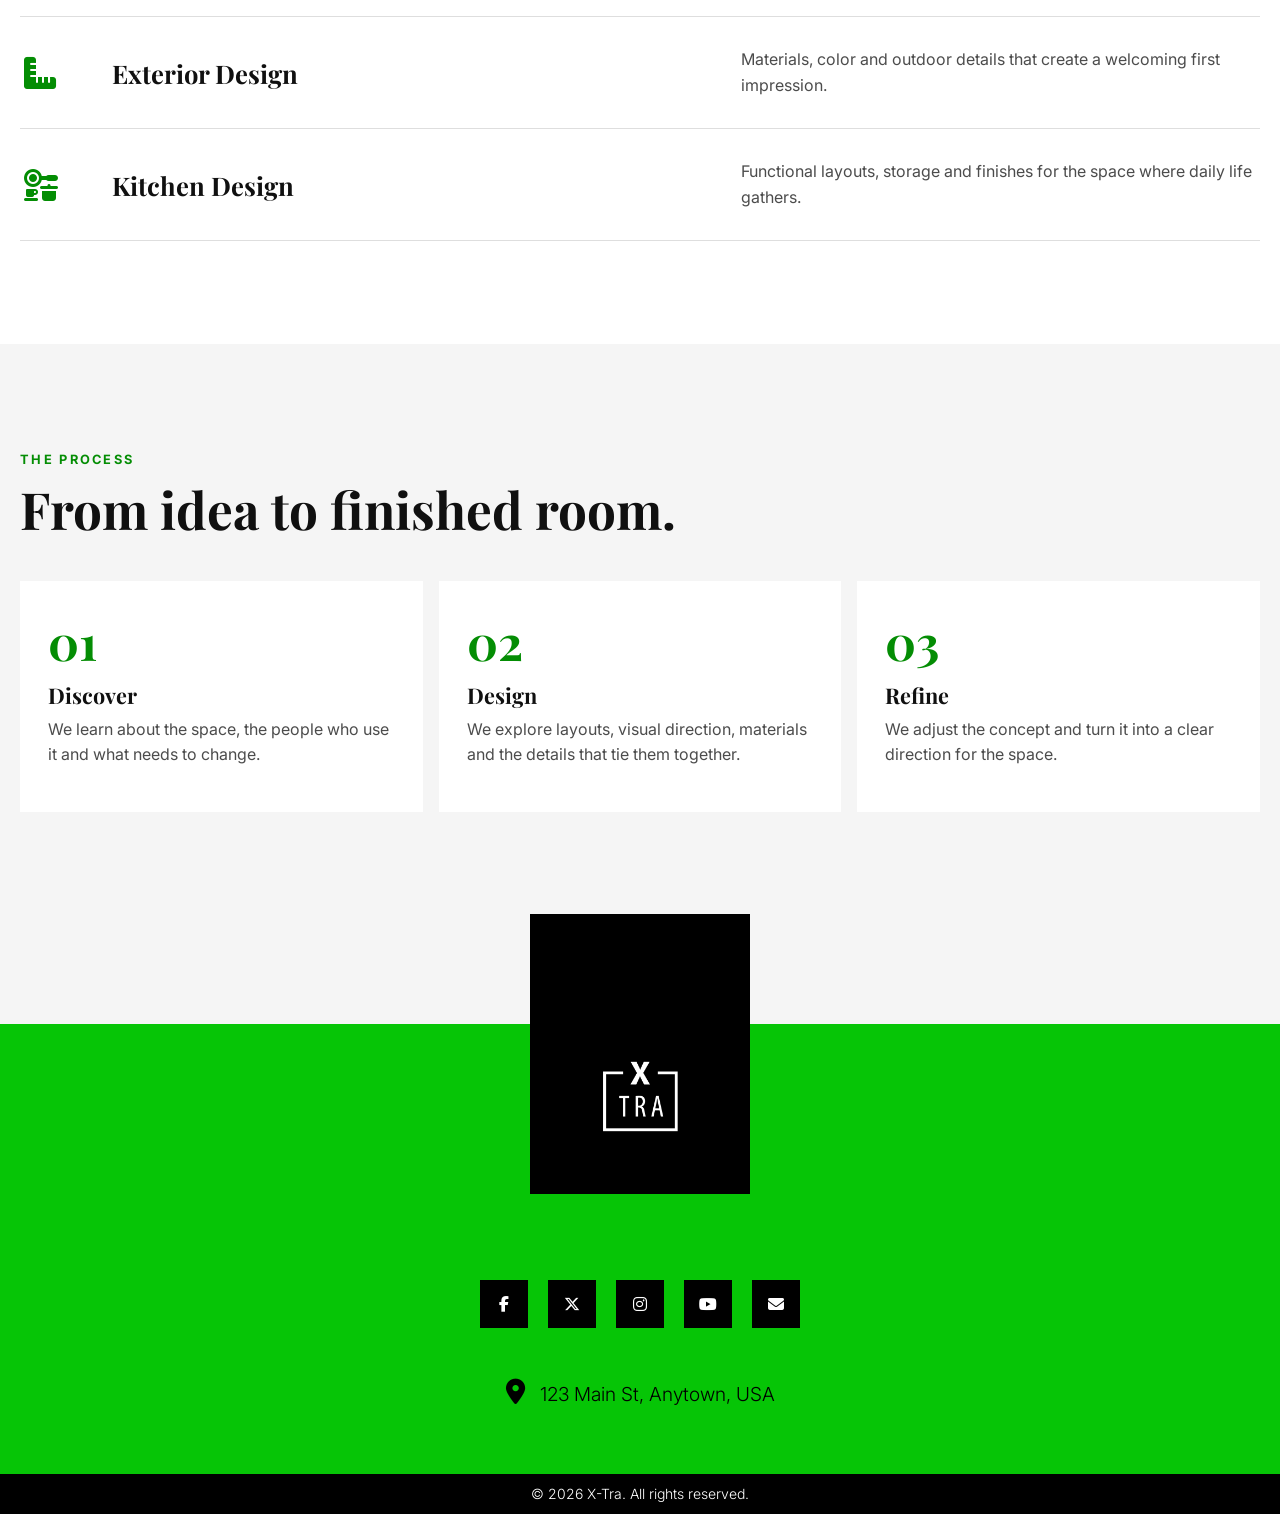
<file: page/services.html>
<!doctype html>
<html lang="en">

<head>
  <meta charset="utf-8">
  <meta name="viewport" content="width=device-width, initial-scale=1">
  <meta name="description" content="Explore X-Tra interior, exterior, decoration and kitchen design services.">
  <title>Services | X-Tra</title>
  <link rel="stylesheet" href="../css/main.css">
  <link rel="stylesheet" href="../css/pages.css">
  <link rel="stylesheet" href="https://cdnjs.cloudflare.com/ajax/libs/font-awesome/6.7.2/css/all.min.css">
  <script src="../js/main.js" defer></script>
</head>

<body data-page="services" data-root="../"><a class="visually-hidden" href="#main">Skip to
    content</a><site-header></site-header>
  <main id="main">
    <section class="page-hero"><img class="page-hero__image" src="../image/page 1.jpg" alt="Contemporary living room">
      <div class="container"><span class="eyebrow">What we do</span>
        <h1>Services</h1>
        <p>From an initial layout to the final decorative detail.</p>
      </div>
    </section>
    <section class="section">
      <div class="container split">
        <div class="split__body"><span class="eyebrow">Design for living</span>
          <h2 class="section-title">A room can work harder and feel better.</h2>
          <p>We bring the practical and visual sides of design together. Explore the areas below to see how each part of
            a home can become more useful, comfortable and expressive.</p><a class="text-link" href="project.html">See
            Projects <span><i class="fa-solid fa-angle-right" aria-hidden="true"></i></span></a>
        </div>
        <div class="split__image"><img src="../image/more-infor 02.jpg" alt="Designed kitchen space" loading="lazy">
        </div>
      </div>
    </section>
    <section class="section section--white">
      <div class="container">
        <div class="page-intro"><span class="eyebrow">Our focus</span>
          <h2 class="section-title">Four ways to shape a space.</h2>
        </div>
        <div class="service-list">
          <article class="service-row" id="interior"><i class="fa-solid fa-couch" aria-hidden="true"></i>
            <h3>Interior Design</h3>
            <p>Space planning, furniture placement, materials and lighting that work together as one design.</p>
          </article>
          <article class="service-row" id="decoration"><i class="fa-solid fa-house-laptop" aria-hidden="true"></i>
            <h3>Home Decoration</h3>
            <p>Color, furnishings, art and accessories that make an existing space feel complete.</p>
          </article>
          <article class="service-row" id="exterior"><i class="fa-solid fa-ruler-combined" aria-hidden="true"></i>
            <h3>Exterior Design</h3>
            <p>Materials, color and outdoor details that create a welcoming first impression.</p>
          </article>
          <article class="service-row" id="kitchen"><i class="fa-solid fa-kitchen-set" aria-hidden="true"></i>
            <h3>Kitchen Design</h3>
            <p>Functional layouts, storage and finishes for the space where daily life gathers.</p>
          </article>
        </div>
      </div>
    </section>
    <section class="section">
      <div class="container">
        <div class="page-intro"><span class="eyebrow">The process</span>
          <h2 class="section-title">From idea to finished room.</h2>
        </div>
        <div class="process-grid">
          <article class="process-step"><strong>01</strong>
            <h3>Discover</h3>
            <p>We learn about the space, the people who use it and what needs to change.</p>
          </article>
          <article class="process-step"><strong>02</strong>
            <h3>Design</h3>
            <p>We explore layouts, visual direction, materials and the details that tie them together.</p>
          </article>
          <article class="process-step"><strong>03</strong>
            <h3>Refine</h3>
            <p>We adjust the concept and turn it into a clear direction for the space.</p>
          </article>
        </div>
      </div>
    </section>
  </main><site-footer></site-footer>
</body>

</html>
</file>
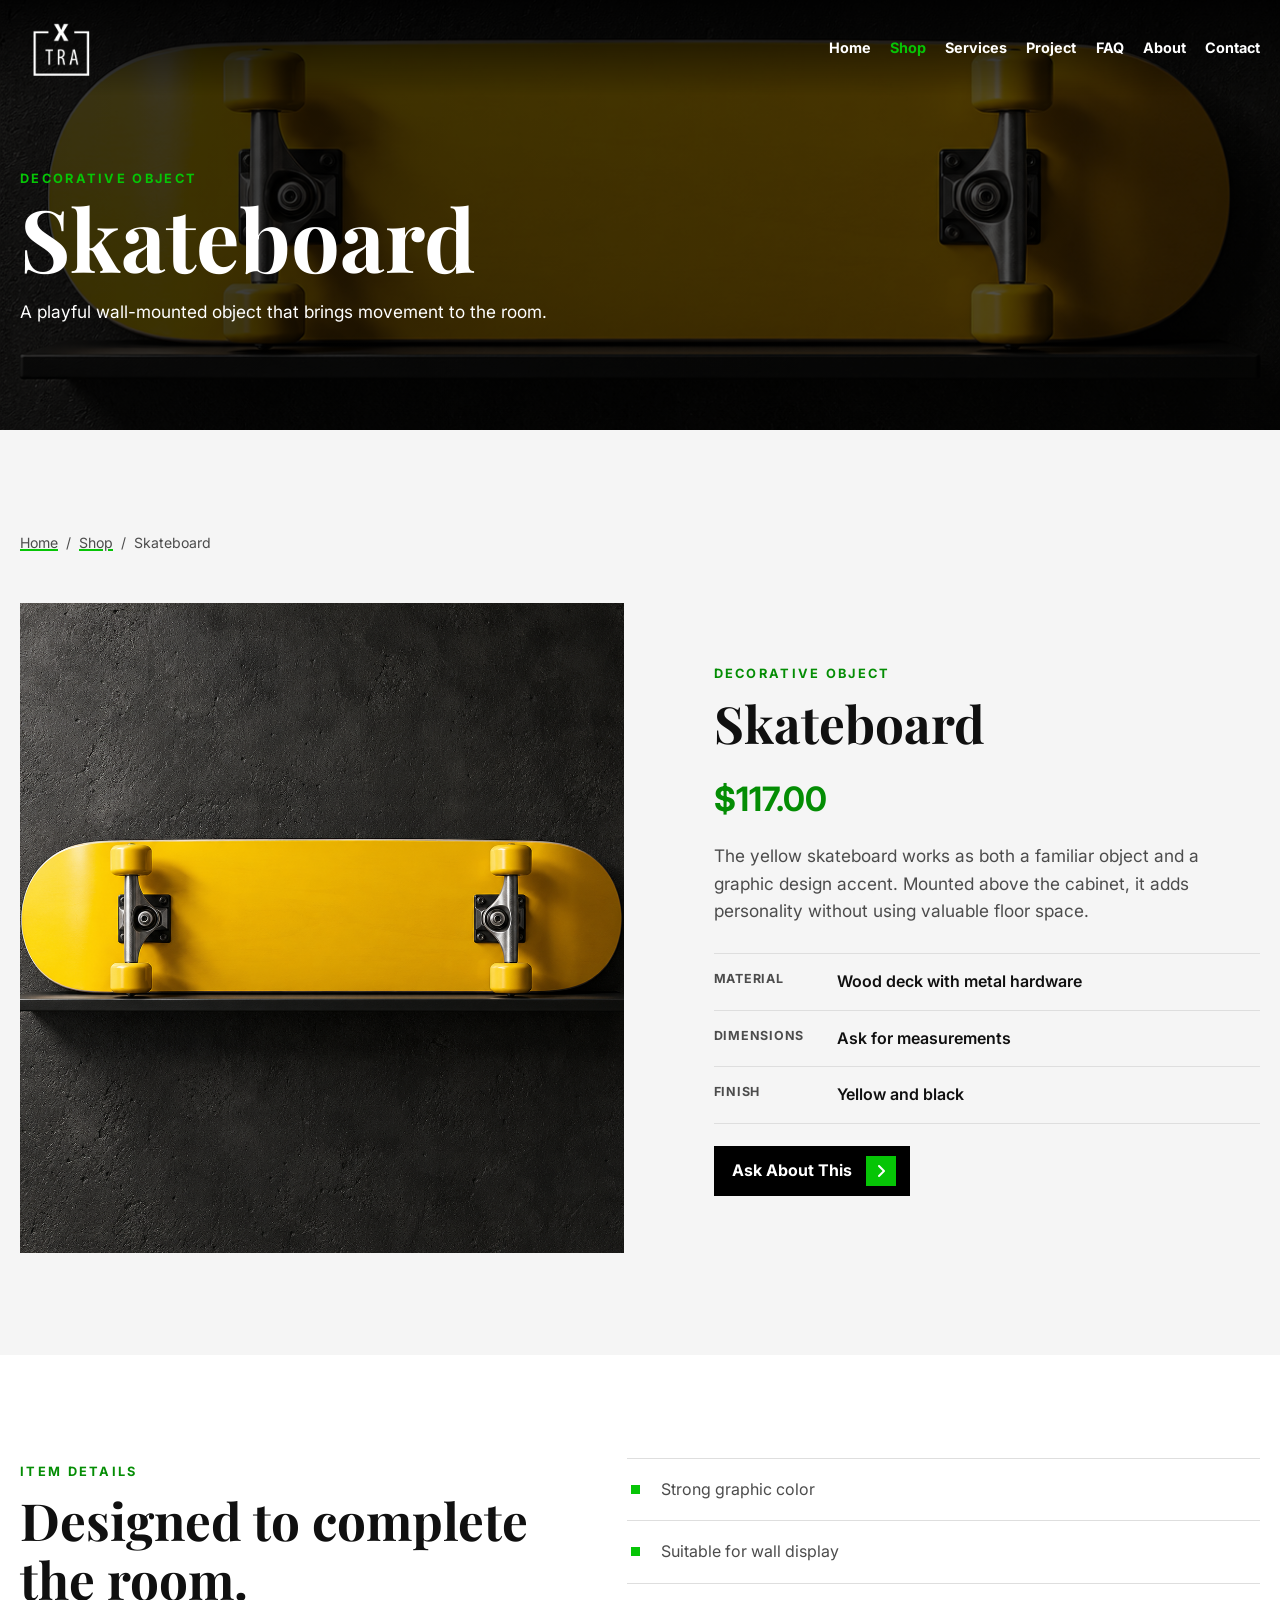
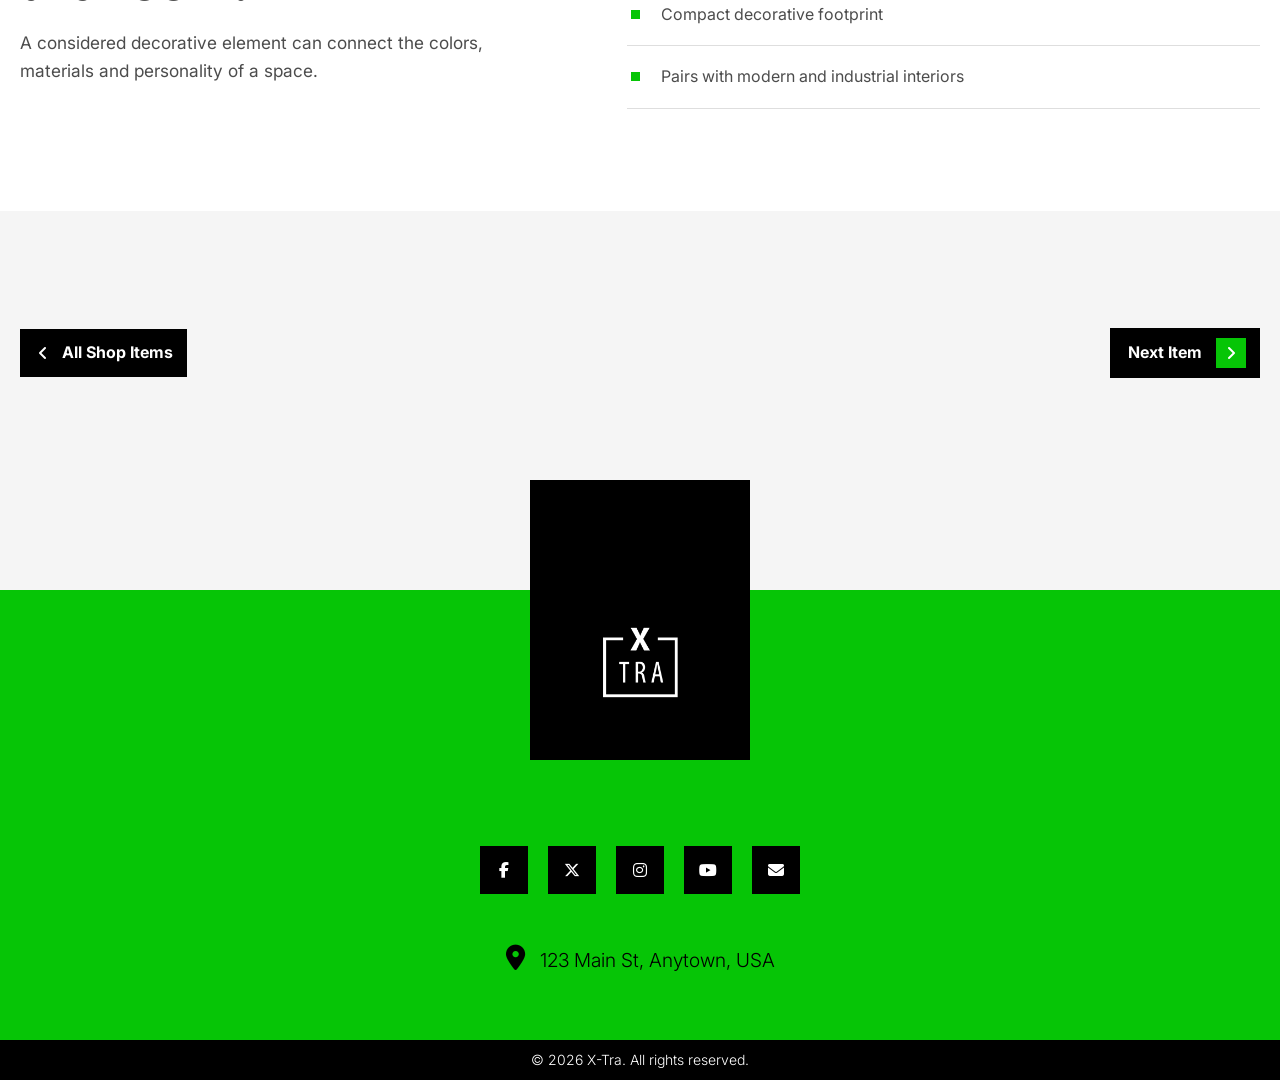
<file: page/shop-detail.html>
<!doctype html>
<html lang="en">

<head>
  <meta charset="utf-8">
  <meta name="viewport" content="width=device-width, initial-scale=1">
  <meta name="description" content="View product details from the X-Tra decoration shop.">
  <title>Shop Item | X-Tra</title>
  <link rel="stylesheet" href="../css/main.css">
  <link rel="stylesheet" href="../css/pages.css">
  <link rel="stylesheet" href="https://cdnjs.cloudflare.com/ajax/libs/font-awesome/6.7.2/css/all.min.css">
  <script src="../js/main.js" defer></script>
  <script src="../js/shop-detail.js" defer></script>
</head>

<body data-page="shop" data-root="../"><a class="visually-hidden" href="#main">Skip to content</a><site-header></site-header>
  <main id="main">
    <div class="product-loading" data-product-loading role="status">Loading item…</div>

    <div data-product-content hidden>
      <section class="page-hero product-detail-hero">
        <img class="page-hero__image" data-product-hero-image src="" alt="">
        <div class="container"><span class="eyebrow" data-product-category></span>
          <h1 data-product-title></h1>
          <p data-product-tagline></p>
        </div>
      </section>

      <section class="section">
        <div class="container">
          <nav class="breadcrumb" aria-label="Breadcrumb"><a href="../index.html">Home</a><span aria-hidden="true">/</span><a href="shop.html">Shop</a><span aria-hidden="true">/</span><span data-product-breadcrumb></span></nav>
          <div class="product-detail-grid">
            <div class="product-detail-media"><img data-product-image src="" alt=""></div>
            <div class="product-detail-copy"><span class="eyebrow" data-product-copy-category></span>
              <h2 class="section-title" data-product-heading></h2>
              <strong class="product-detail-price" data-product-price></strong>
              <p class="lead" data-product-description></p>
              <dl class="product-facts">
                <div><dt>Material</dt><dd data-product-material></dd></div>
                <div><dt>Dimensions</dt><dd data-product-dimensions></dd></div>
                <div><dt>Finish</dt><dd data-product-finish></dd></div>
              </dl>
              <a class="text-link" data-product-enquiry href="">Ask About This <span><i class="fa-solid fa-angle-right" aria-hidden="true"></i></span></a>
            </div>
          </div>
        </div>
      </section>

      <section class="section section--white">
        <div class="container product-feature-layout">
          <div><span class="eyebrow">Item details</span><h2 class="section-title">Designed to complete the room.</h2><p class="lead">A considered decorative element can connect the colors, materials and personality of a space.</p></div>
          <ul class="product-feature-list" data-product-features></ul>
        </div>
      </section>

      <section class="section">
        <div class="container product-detail-nav"><a class="text-link" href="shop.html"><i class="fa-solid fa-angle-left" aria-hidden="true"></i> All Shop Items</a><a class="text-link" data-next-product href="">Next Item <span><i class="fa-solid fa-angle-right" aria-hidden="true"></i></span></a></div>
      </section>
    </div>

    <section class="section product-error" data-product-error hidden>
      <div class="container"><span class="eyebrow">Item unavailable</span><h1 class="section-title">We couldn’t load this item.</h1><p data-product-error-message>Please return to the shop and select another item.</p><a class="text-link" href="shop.html">Back to Shop <span><i class="fa-solid fa-angle-right" aria-hidden="true"></i></span></a></div>
    </section>
  </main><site-footer></site-footer>
</body>

</html>
</file>
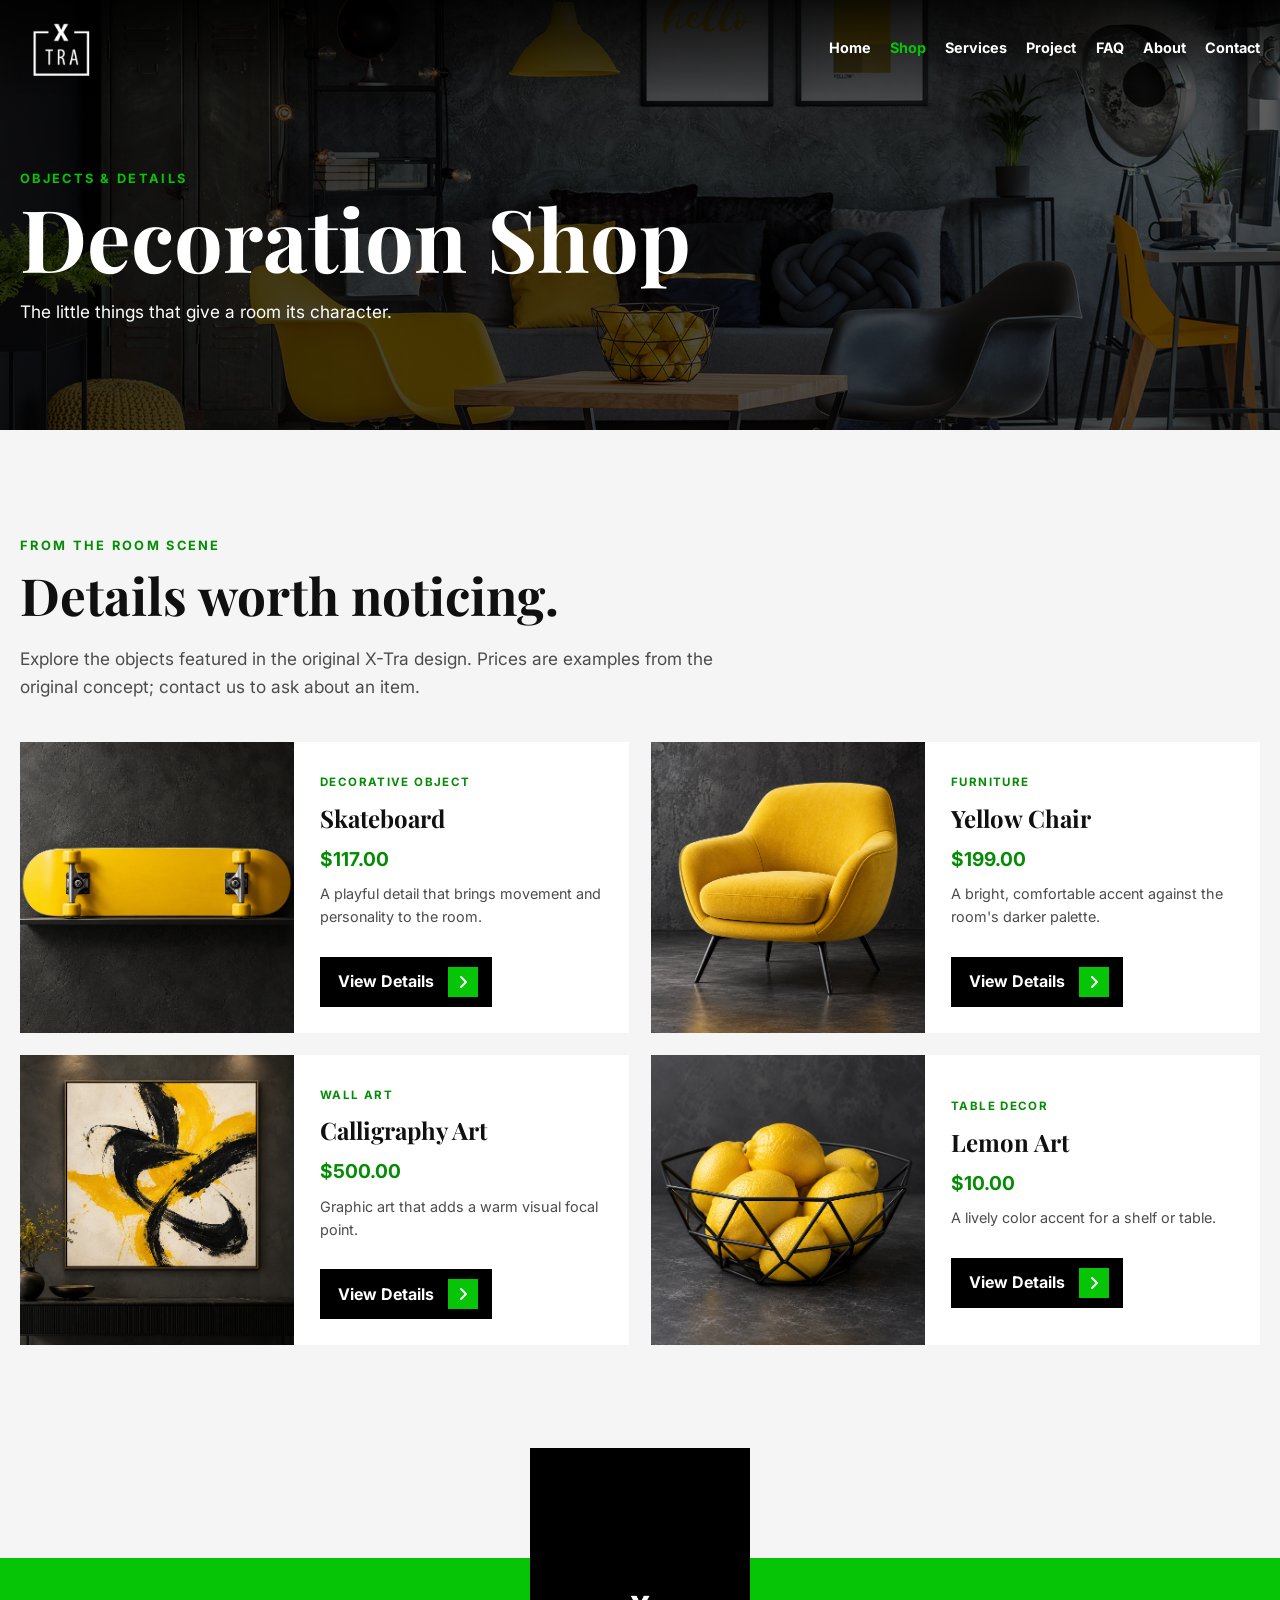
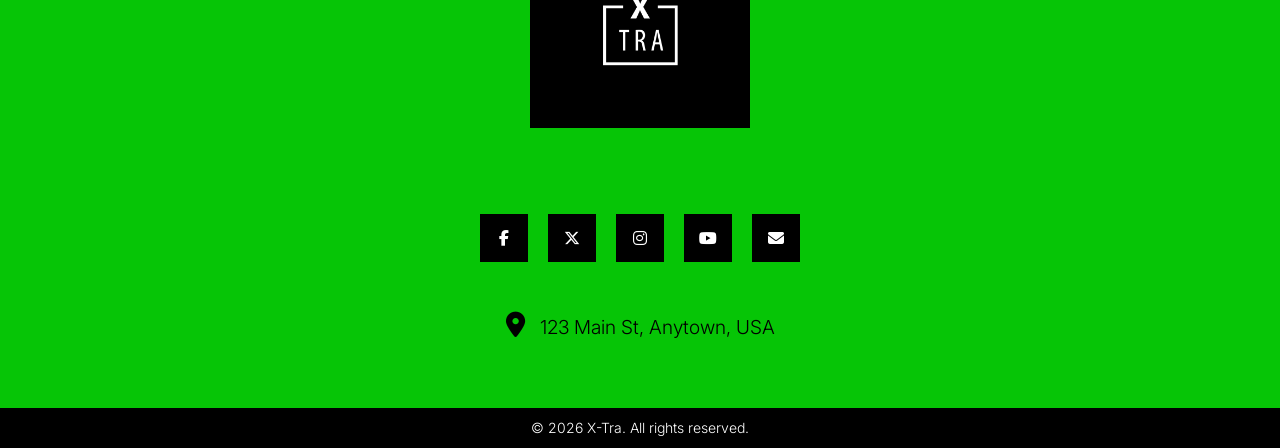
<file: page/shop.html>
<!doctype html>
<html lang="en">

<head>
  <meta charset="utf-8">
  <meta name="viewport" content="width=device-width, initial-scale=1">
  <meta name="description" content="Explore decorative objects and ideas from the original X-Tra room scene.">
  <title>Shop | X-Tra</title>
  <link rel="stylesheet" href="../css/main.css">
  <link rel="stylesheet" href="../css/pages.css">
  <link rel="stylesheet" href="https://cdnjs.cloudflare.com/ajax/libs/font-awesome/6.7.2/css/all.min.css">
  <script src="../js/main.js" defer></script>
  <script src="../js/shop.js" defer></script>
</head>

<body data-page="shop" data-root="../"><a class="visually-hidden" href="#main">Skip to
    content</a><site-header></site-header>
  <main id="main">
    <section class="page-hero"><img class="page-hero__image" src="../image/page 1.jpg"
        alt="Living room with yellow chairs and decorative objects">
      <div class="container"><span class="eyebrow">Objects &amp; details</span>
        <h1>Decoration Shop</h1>
        <p>The little things that give a room its character.</p>
      </div>
    </section>
    <section class="section">
      <div class="container">
        <div class="page-intro"><span class="eyebrow">From the room scene</span>
          <h2 class="section-title">Details worth noticing.</h2>
          <p class="lead">Explore the objects featured in the original X-Tra design. Prices are examples from the
            original concept; contact us to ask about an item.</p>
        </div>
        <div class="shop-loading" data-shop-loading role="status">Loading shop items…</div>
        <div class="shop-grid" data-shop-grid hidden></div>
        <div class="shop-error" data-shop-error hidden><p>We couldn’t load the shop items. Please refresh the page or try again later.</p></div>
      </div>
    </section>
  </main><site-footer></site-footer>
</body>

</html>
</file>
<file: css/main.css>
@import url('./base.css');
@import url('./components.css');
</file>
<file: css/pages.css>
.page-intro {
    max-width: 850px;
    margin-bottom: 42px;
}

.metric-row {
    display: grid;
    grid-template-columns: repeat(3, 1fr);
    gap: 12px;
    margin-top: 34px;
}

.metric {
    padding: 20px;
    border-left: 4px solid var(--green);
    background: #fff;
}

.metric strong {
    display: block;
    font: 700 2.4rem 'Playfair Display', serif;
}

.metric span {
    color: var(--body);
    font-size: .86rem;
}

.values-grid {
    display: grid;
    grid-template-columns: repeat(3, 1fr);
    gap: 18px;
}

.value-card {
    padding: 30px;
    background: #fff;
}

.value-card i {
    margin-bottom: 20px;
    color: var(--green-dark);
    font-size: 1.7rem;
}

.value-card h3 {
    font: 700 1.45rem 'Playfair Display', serif;
}

.value-card p {
    margin-bottom: 0;
}

.portrait img {
    object-position: center 20%;
}

.service-list {
    border-top: 1px solid var(--line);
}

.service-row {
    display: grid;
    grid-template-columns: 64px 1fr minmax(220px, .85fr);
    gap: 24px;
    align-items: center;
    padding: 30px 4px;
    border-bottom: 1px solid var(--line);
}

.service-row>i {
    color: var(--green-dark);
    font-size: 2rem;
}

.service-row h3 {
    margin: 0;
    font: 700 clamp(1.35rem, 2vw, 1.9rem) 'Playfair Display', serif;
}

.service-row p {
    margin: 0;
}

.process-grid {
    display: grid;
    grid-template-columns: repeat(3, 1fr);
    gap: 16px;
}

.process-step {
    padding: 28px;
    background: #fff;
}

.process-step strong {
    color: var(--green-dark);
    font: 700 3rem 'Playfair Display', serif;
}

.process-step h3 {
    margin: 8px 0;
    font: 700 1.35rem 'Playfair Display', serif;
}

.filter-bar {
    display: flex;
    flex-wrap: wrap;
    gap: 10px;
    margin-bottom: 30px;
}

.filter-bar button {
    padding: 10px 18px;
    border: 1px solid #bbb;
    background: transparent;
    color: #000;
    font-weight: 600;
}

.filter-bar button:hover,
.filter-bar button.is-active {
    border-color: var(--green);
    background: var(--green);
}

.project-grid {
    display: grid;
    grid-template-columns: repeat(3, 1fr);
    gap: 20px;
}

.project-card-link {
    display: block;
    color: inherit;
    text-decoration: none;
}

.project-card-link[hidden] {
    display: none;
}

.project-card-link:focus-visible {
    outline: 3px solid var(--green);
    outline-offset: 4px;
}

.project-card {
    margin: 0;
    overflow: hidden;
    background: #fff;
}

.project-card[hidden],
.shop-card[hidden] {
    display: none;
}

.project-card img {
    width: 100%;
    aspect-ratio: 4 / 3;
    object-fit: cover;
    transition: transform .3s;
}

.project-card:hover img {
    transform: scale(1.04);
}

.project-card figcaption {
    padding: 18px 20px;
}

.project-card h3 {
    margin: 0 0 4px;
    font: 700 1.3rem 'Playfair Display', serif;
}

.project-card p {
    margin: 0;
    font-size: .86rem;
}

.project-loading {
    display: grid;
    min-height: 70vh;
    place-items: center;
    padding: 140px 20px 80px;
    font-weight: 700;
}

.project-detail-hero .page-hero__image {
    object-position: center;
}

.breadcrumb {
    display: flex;
    flex-wrap: wrap;
    gap: 8px;
    margin-bottom: 48px;
    color: var(--body);
    font-size: .88rem;
}

.breadcrumb a {
    text-decoration-color: var(--green);
    text-decoration-thickness: 2px;
}

.project-detail-intro {
    display: grid;
    grid-template-columns: minmax(0, 1.35fr) minmax(260px, .65fr);
    gap: clamp(38px, 7vw, 100px);
    align-items: start;
}

.project-facts {
    margin: 0;
    border-top: 1px solid var(--line);
}

.project-facts div {
    display: grid;
    grid-template-columns: 80px 1fr;
    gap: 20px;
    padding: 18px 0;
    border-bottom: 1px solid var(--line);
}

.project-facts dt {
    color: var(--body);
    font-size: .8rem;
    font-weight: 700;
    letter-spacing: .08em;
    text-transform: uppercase;
}

.project-facts dd {
    margin: 0;
    font-weight: 600;
}

.project-story-grid {
    display: grid;
    grid-template-columns: repeat(3, 1fr);
    gap: 24px;
}

.project-story-grid article {
    padding: clamp(24px, 3vw, 38px);
    background: var(--paper);
}

.project-story-grid h2 {
    margin: 10px 0 18px;
    font: 700 1.55rem/1.25 'Playfair Display', serif;
}

.project-story-grid p {
    margin-bottom: 0;
}

.project-features ul {
    margin: 0;
    padding: 0;
    list-style: none;
}

.project-features li {
    position: relative;
    padding: 10px 0 10px 22px;
    border-bottom: 1px solid var(--line);
    color: var(--body);
}

.project-features li::before {
    position: absolute;
    top: 18px;
    left: 0;
    width: 8px;
    height: 8px;
    background: var(--green);
    content: '';
}

.project-detail-gallery {
    display: grid;
    grid-template-columns: 1.35fr .65fr;
    grid-template-rows: repeat(2, minmax(220px, 310px));
    gap: 18px;
}

.project-detail-gallery figure {
    margin: 0;
    overflow: hidden;
}

.project-detail-gallery figure:first-child {
    grid-row: 1 / 3;
}

.project-detail-gallery img {
    width: 100%;
    height: 100%;
    object-fit: cover;
    filter: brightness(70%);
    cursor: crosshair;
    transition: filter .3s ease;
}

.project-detail-gallery figure:hover img {
    filter: brightness(100%);
}

.project-detail-nav {
    display: flex;
    align-items: center;
    justify-content: space-between;
    gap: clamp(8px, 2vw, 20px);
    width: 100%;
    margin-top: 28px;
}

.project-detail-nav .text-link {
    flex: 0 0 auto;
    margin-top: 0;
    white-space: nowrap;
}

.project-error {
    min-height: 65vh;
    padding-top: 150px;
}

.faq-list {
    width: 100%;
    border-top: 1px solid var(--line);
}

.faq-list details {
    border-bottom: 1px solid var(--line);
    background: #fff;
}

.faq-list summary {
    display: flex;
    align-items: center;
    justify-content: space-between;
    gap: 16px;
    padding: 24px;
    cursor: pointer;
    font-weight: 700;
    list-style: none;
}

.faq-list summary::-webkit-details-marker {
    display: none;
}

.faq-list summary::after {
    content: '+';
    color: var(--green-dark);
    font-size: 1.7rem;
    font-weight: 400;
    line-height: 1;
}

.faq-list details[open] summary::after {
    content: '−';
}

.faq-list details p {
    max-width: 1050px;
    margin: 0;
    padding: 0 24px 24px;
}

.blog-feature {
    display: grid;
    grid-template-columns: 1.15fr 1fr;
    background: #fff;
}

.blog-feature img {
    width: 100%;
    height: 100%;
    min-height: 350px;
    object-fit: cover;
}

.blog-feature__copy {
    align-self: center;
    padding: clamp(28px, 5vw, 64px);
}

.blog-feature__copy h2 {
    font: 700 clamp(2rem, 3.5vw, 3rem) 'Playfair Display', serif;
}

.article-body {
    max-width: 800px;
    margin-inline: auto;
}

.article-body h2 {
    margin-top: 36px;
    font: 700 1.8rem 'Playfair Display', serif;
}

.article-body p,
.article-body li {
    color: var(--body);
}

.article-body ul {
    padding-left: 24px;
}

.shop-grid {
    display: grid;
    grid-template-columns: repeat(2, 1fr);
    gap: 22px;
}

.shop-loading,
.shop-error {
    display: grid;
    min-height: 260px;
    place-items: center;
    padding: 32px;
    background: #fff;
    font-weight: 700;
    text-align: center;
}

.shop-error p {
    margin: 0;
}

.shop-card {
    display: grid;
    grid-template-columns: 45% 55%;
    overflow: hidden;
    background: #fff;
    color: inherit;
    text-decoration: none;
    transition: box-shadow .25s ease, transform .25s ease;
}

.shop-card:hover {
    box-shadow: 0 16px 34px #00000014;
    transform: translateY(-3px);
}

.shop-card img {
    width: 100%;
    height: 100%;
    min-height: 270px;
    object-fit: cover;
    transition: transform .3s ease;
}

.shop-card:hover img {
    transform: scale(1.035);
}

.shop-card__body {
    align-self: center;
    padding: 26px;
}

.shop-card h3 {
    margin-bottom: 10px;
    font: 700 1.5rem 'Playfair Display', serif;
}

.shop-card strong {
    display: block;
    margin-bottom: 8px;
    color: var(--green-dark);
    font-size: 1.2rem;
}

.shop-card p {
    font-size: .9rem;
}

.shop-card__action {
    pointer-events: none;
}

.product-loading {
    display: grid;
    min-height: 70vh;
    place-items: center;
    padding: 140px 20px 80px;
    font-weight: 700;
}

.product-detail-hero .page-hero__image {
    filter: brightness(65%);
}

.product-detail-grid {
    display: grid;
    grid-template-columns: minmax(0, 1.05fr) minmax(320px, .95fr);
    gap: clamp(34px, 7vw, 96px);
    align-items: center;
}

.product-detail-media {
    height: min(650px, 62vw);
    min-height: 470px;
    overflow: hidden;
    background: #e9e9e9;
}

.product-detail-media img {
    width: 100%;
    height: 100%;
    object-fit: cover;
    transition: transform .35s ease;
}

.product-detail-media:hover img {
    transform: scale(1.03);
}

.product-detail-price {
    display: block;
    margin: 0 0 16px;
    color: var(--green-dark);
    font-size: clamp(1.5rem, 3vw, 2.1rem);
}

.product-facts {
    margin: 28px 0 8px;
    border-top: 1px solid var(--line);
}

.product-facts div {
    display: grid;
    grid-template-columns: 105px 1fr;
    gap: 18px;
    padding: 15px 0;
    border-bottom: 1px solid var(--line);
}

.product-facts dt {
    color: var(--body);
    font-size: .78rem;
    font-weight: 700;
    letter-spacing: .06em;
    text-transform: uppercase;
}

.product-facts dd {
    margin: 0;
    font-weight: 600;
}

.product-feature-layout {
    display: grid;
    grid-template-columns: minmax(0, .9fr) minmax(320px, 1.1fr);
    gap: clamp(34px, 7vw, 96px);
    align-items: start;
}

.product-feature-list {
    margin: 0;
    padding: 0;
    border-top: 1px solid var(--line);
    list-style: none;
}

.product-feature-list li {
    position: relative;
    padding: 18px 18px 18px 34px;
    border-bottom: 1px solid var(--line);
    color: var(--body);
}

.product-feature-list li::before {
    position: absolute;
    top: 26px;
    left: 4px;
    width: 9px;
    height: 9px;
    background: var(--green);
    content: '';
}

.product-detail-nav {
    display: flex;
    align-items: center;
    justify-content: space-between;
    gap: 20px;
}

.product-error {
    min-height: 65vh;
    padding-top: 150px;
}

.contact-grid {
    display: grid;
    grid-template-columns: .8fr 1.2fr;
    gap: clamp(28px, 5vw, 80px);
}

.contact-detail {
    margin-top: 30px;
}

.contact-detail h3 {
    margin-bottom: 7px;
    font: 700 1.25rem 'Playfair Display', serif;
}

.contact-detail a {
    font-weight: 700;
    text-decoration-color: var(--green);
    text-decoration-thickness: 3px;
}

.contact-form {
    display: grid;
    grid-template-columns: 1fr 1fr;
    gap: 18px;
    padding: clamp(22px, 4vw, 42px);
    background: #fff;
}

.form-field {
    display: flex;
    flex-direction: column;
    gap: 6px;
}

.form-field--full {
    grid-column: 1 / -1;
}

.form-field label {
    font-size: .86rem;
    font-weight: 700;
}

.form-field input,
.form-field select,
.form-field textarea {
    width: 100%;
    padding: 12px 14px;
    border: 1px solid #cfcfcf;
    border-radius: 0;
    background: #fff;
    color: #000;
}

.form-field textarea {
    min-height: 150px;
    resize: vertical;
}

.form-note {
    grid-column: 1 / -1;
    margin: 0;
    font-size: .82rem;
}

@media (max-width: 900px) {
    .project-detail-nav .text-link {
        gap: 9px;
        min-height: 44px;
        padding: 7px 10px;
        font-size: .84rem;
    }

    .project-detail-nav .text-link span {
        width: 28px;
        height: 28px;
    }

    .project-grid {
        grid-template-columns: repeat(2, 1fr);
    }

    .project-story-grid {
        grid-template-columns: 1fr 1fr;
    }

    .project-features {
        grid-column: 1 / -1;
    }

    .shop-grid {
        grid-template-columns: 1fr;
    }

    .product-detail-grid,
    .product-feature-layout {
        grid-template-columns: 1fr;
    }

    .product-detail-media {
        height: 560px;
        min-height: 0;
    }

    .service-row {
        grid-template-columns: 50px 1fr;
    }

    .service-row p {
        grid-column: 2;
    }
}

@media (max-width: 700px) {

    .values-grid,
    .process-grid,
    .project-grid,
    .metric-row,
    .contact-grid,
    .blog-feature,
    .project-detail-intro,
    .project-story-grid {
        grid-template-columns: 1fr;
    }

    .project-features {
        grid-column: auto;
    }

    .project-detail-gallery {
        grid-template-columns: 1fr;
        grid-template-rows: none;
    }

    .project-detail-gallery figure,
    .project-detail-gallery figure:first-child {
        grid-row: auto;
        min-height: 280px;
    }

    .project-detail-nav {
        align-items: center;
        flex-direction: row;
    }

    .product-detail-nav {
        align-items: flex-start;
        flex-direction: column;
    }

    .blog-feature img {
        min-height: 240px;
    }

    .contact-form {
        grid-template-columns: 1fr;
    }
}

@media (max-width: 480px) {
    .project-detail-nav .text-link {
        gap: 6px;
        padding: 7px 8px;
        font-size: .72rem;
    }

    .project-detail-nav .text-link span {
        width: 26px;
        height: 26px;
    }

    .shop-card {
        grid-template-columns: 1fr;
    }

    .shop-card img {
        height: 240px;
        min-height: 0;
    }

    .product-detail-media {
        height: 380px;
    }

    .product-facts div {
        grid-template-columns: 1fr;
        gap: 4px;
    }

    .service-row {
        gap: 12px;
    }
}

@media (hover: none) {
    .project-detail-gallery img {
        filter: brightness(100%);
    }
}
</file>
